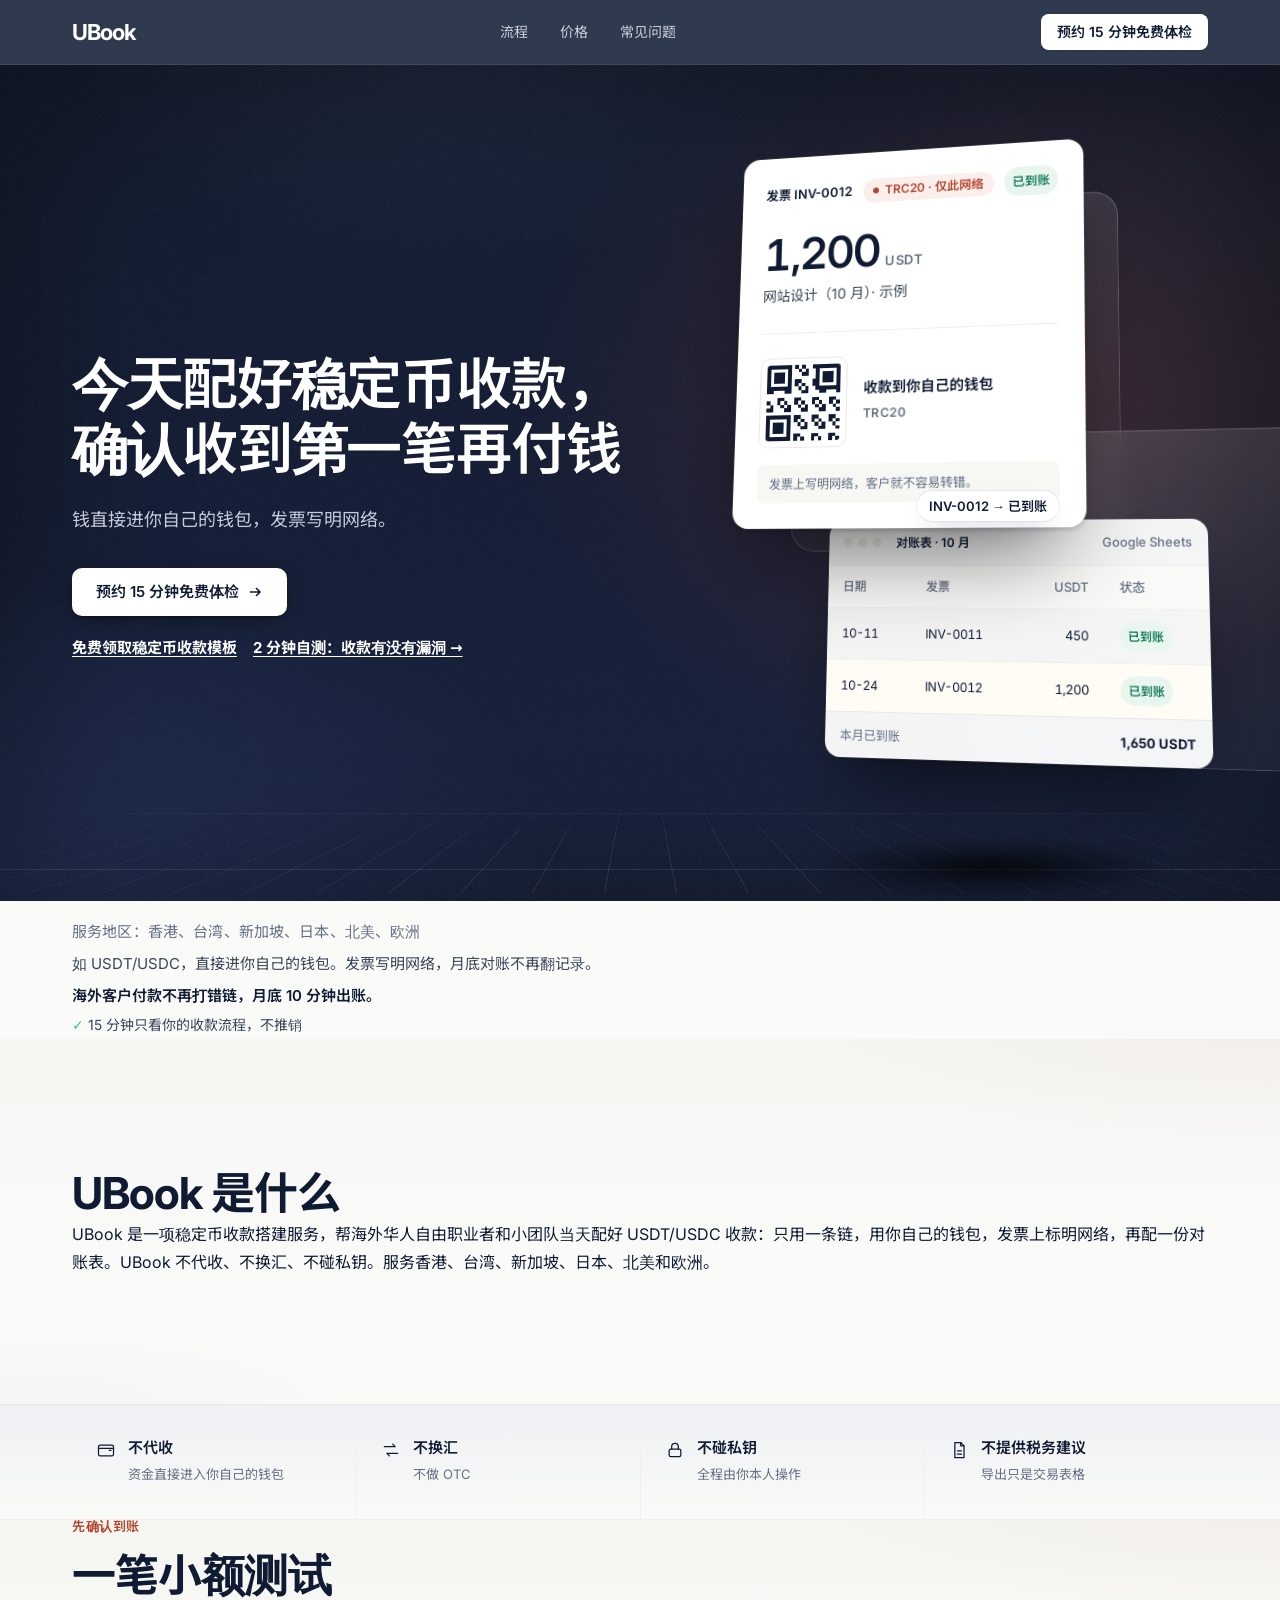
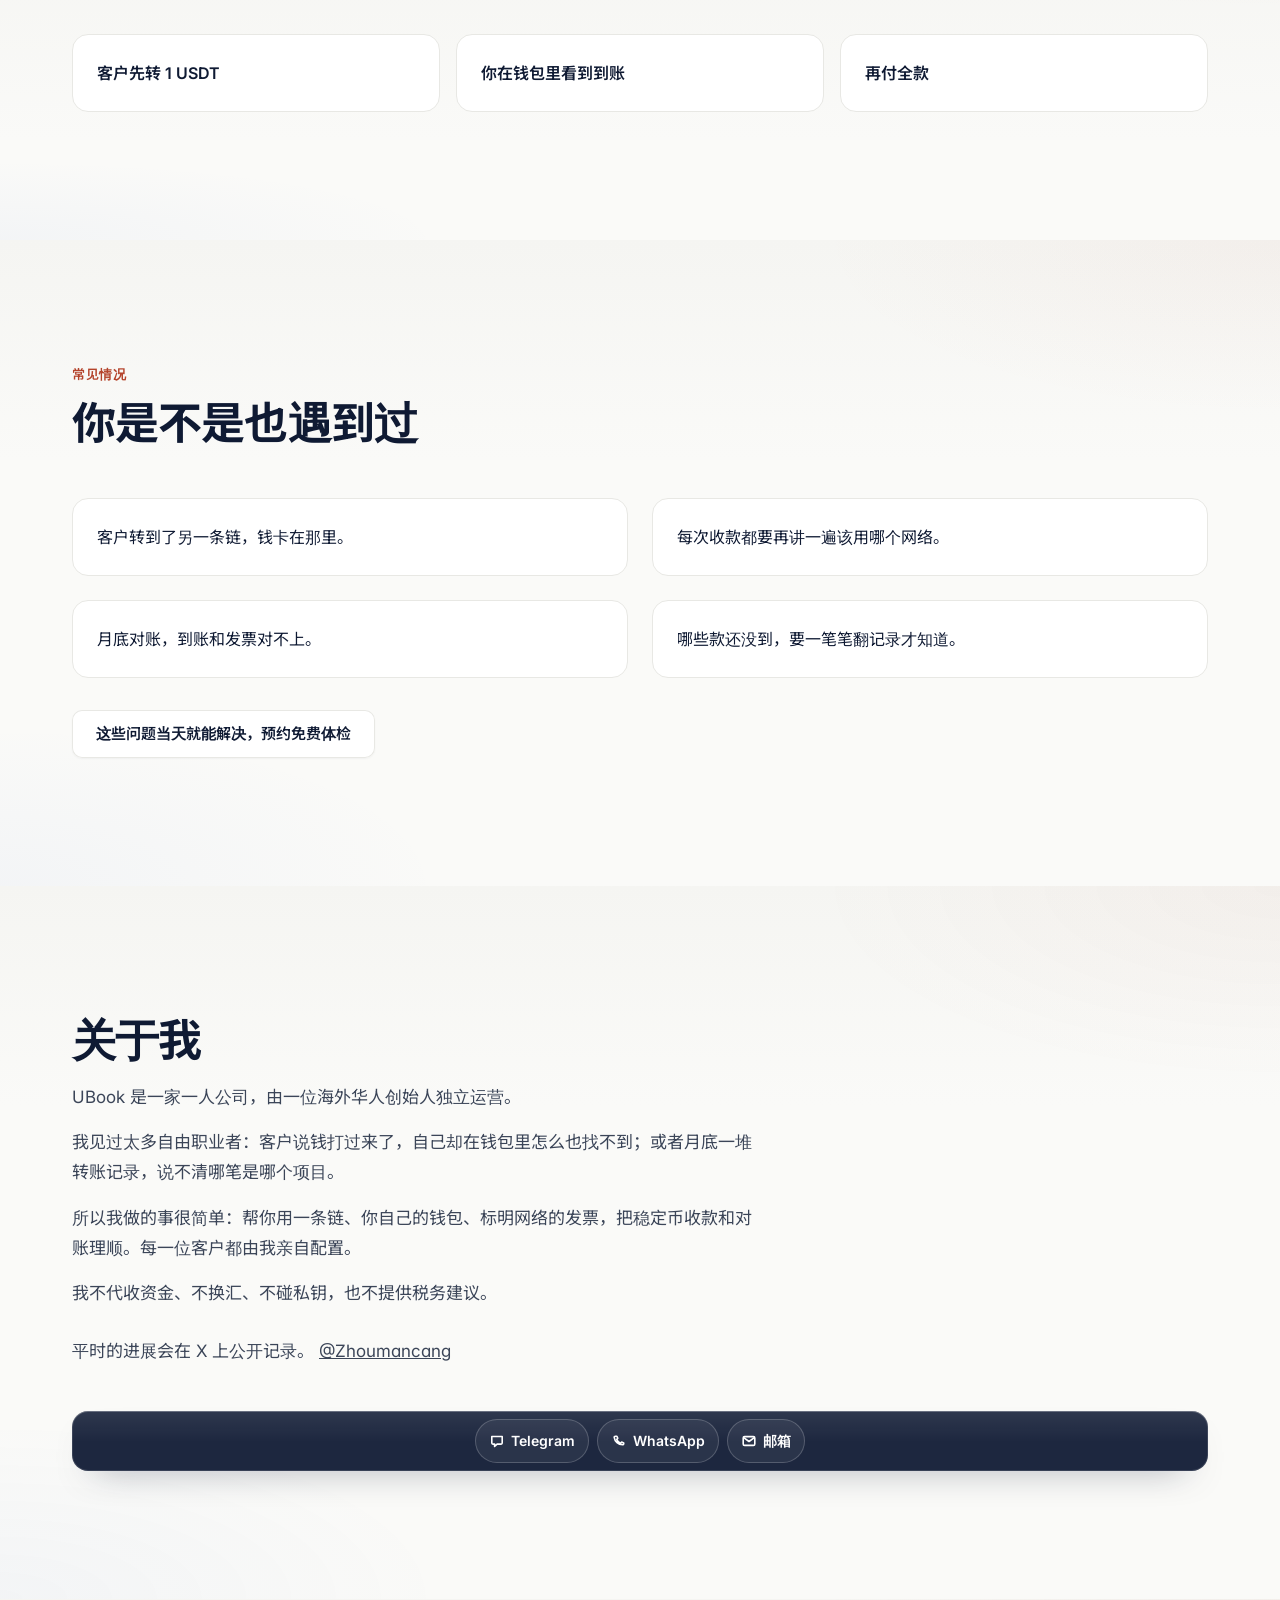
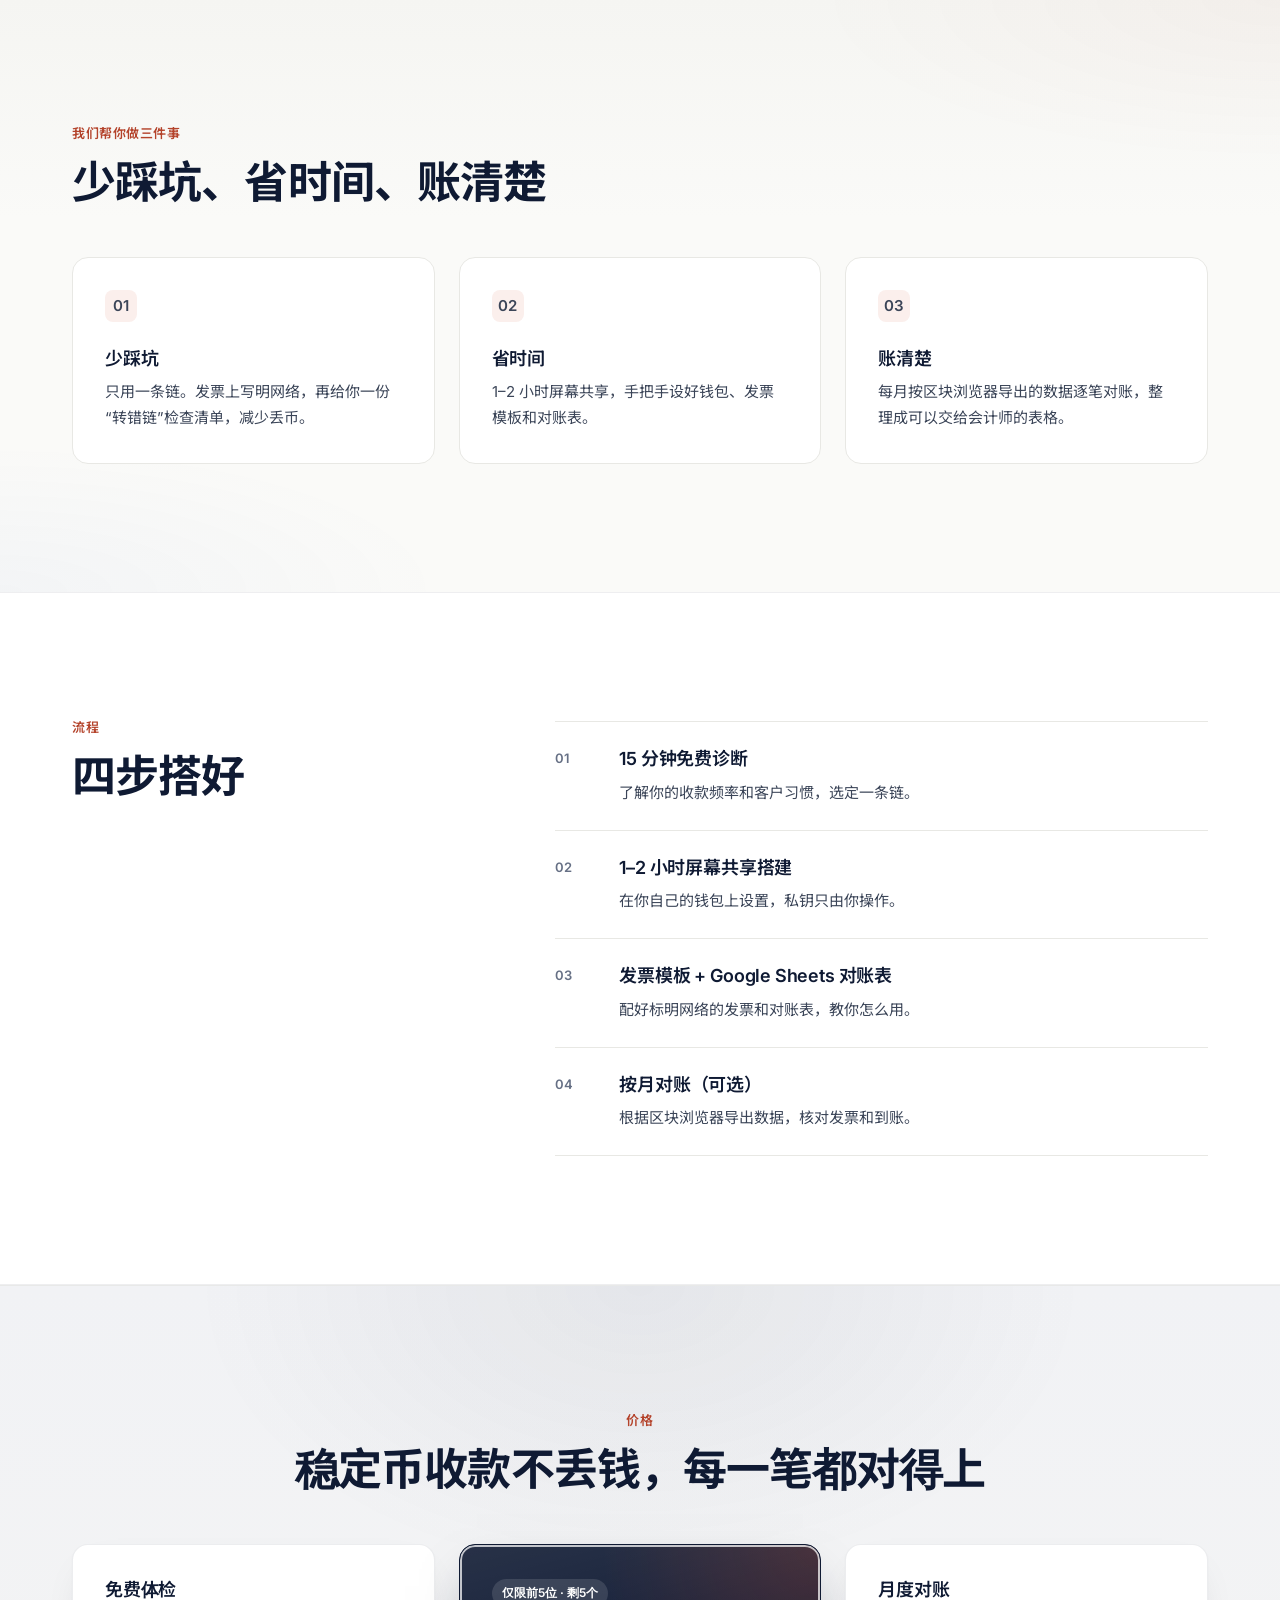
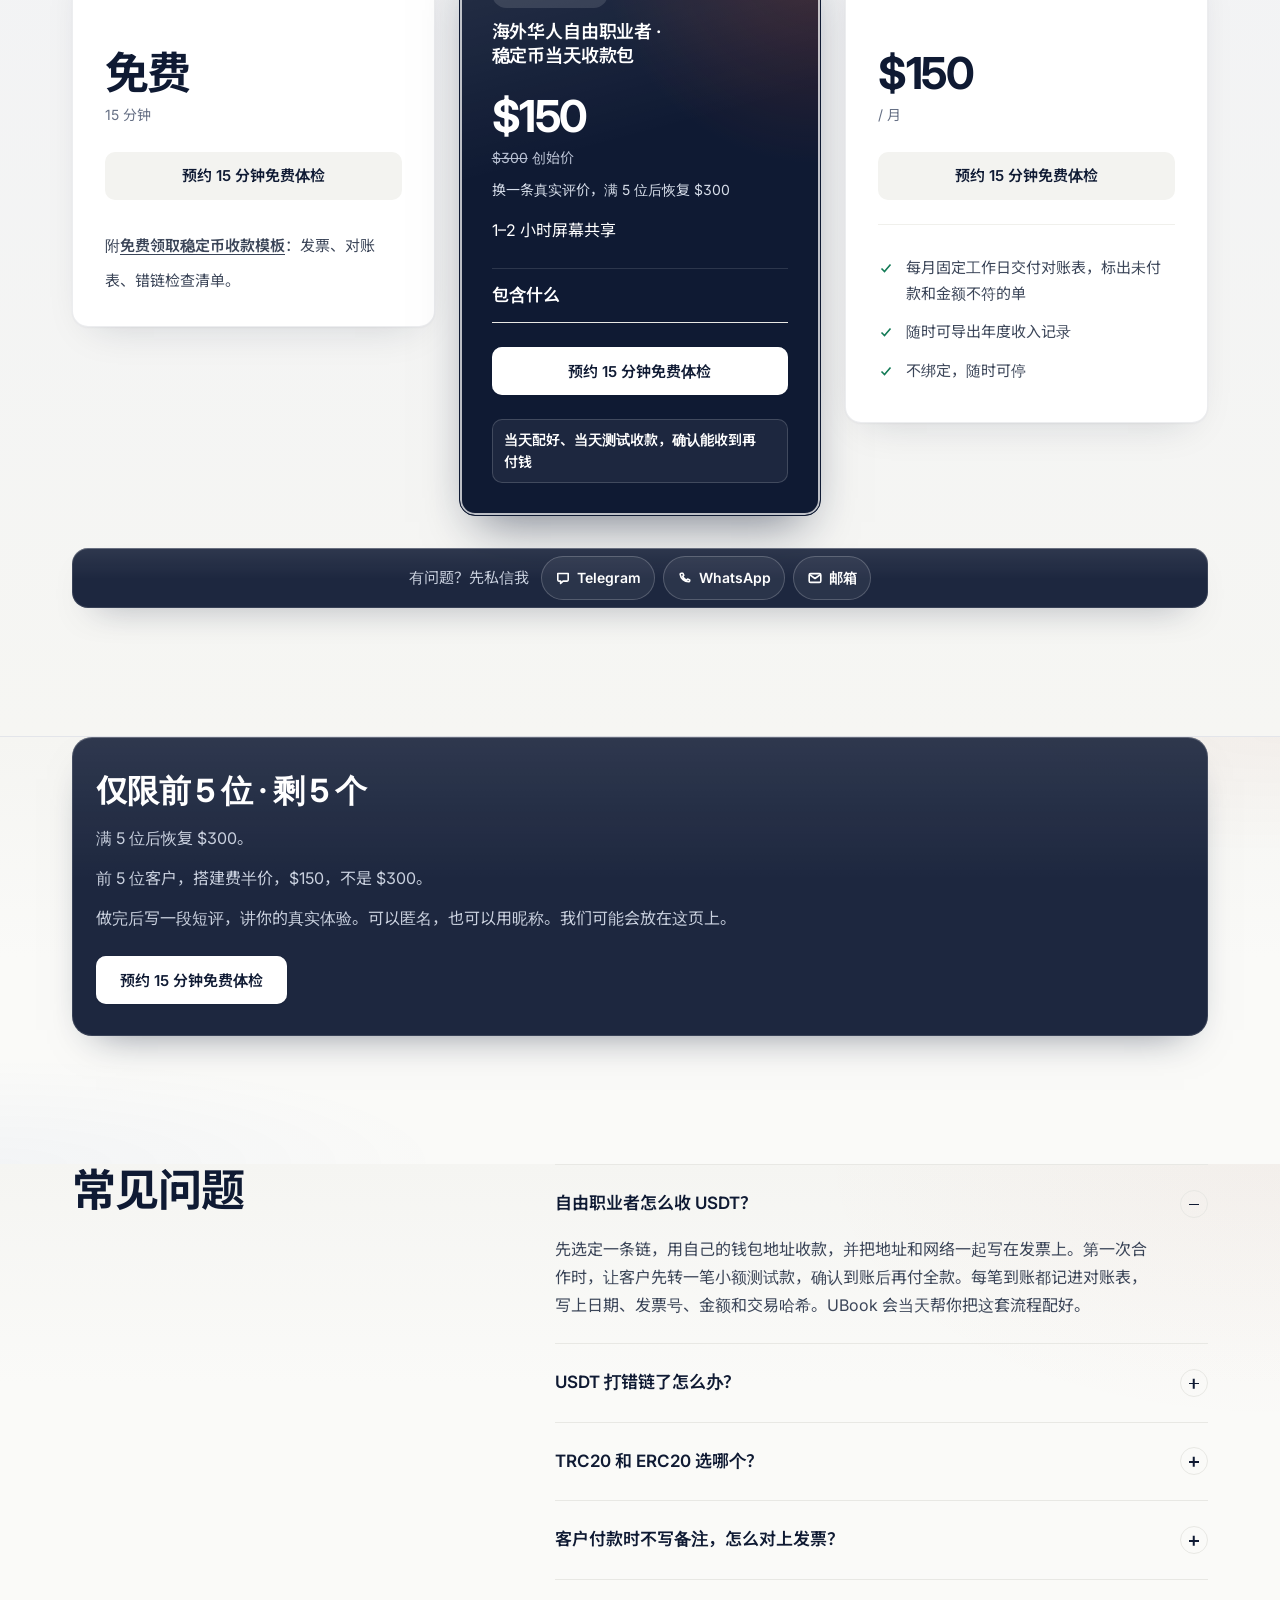
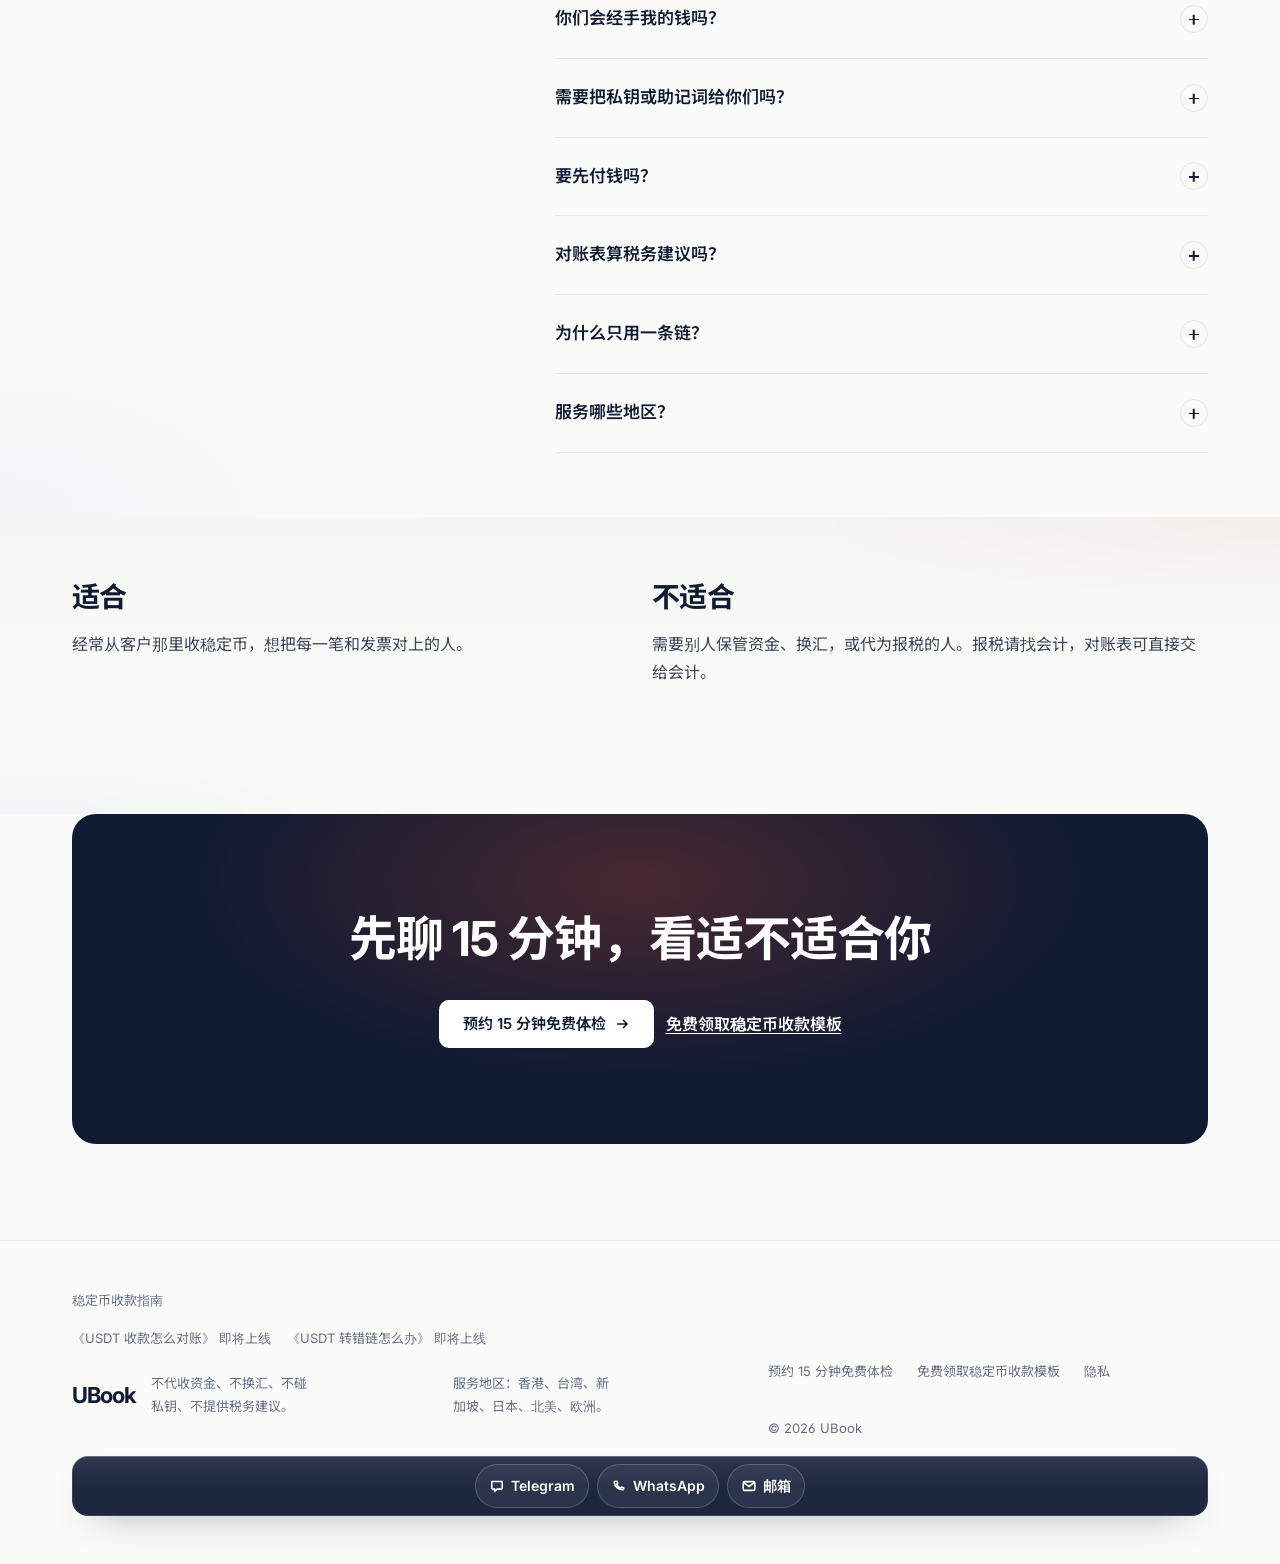
<file: index.html>
<!DOCTYPE html>
<html lang="zh-Hans">
<head>
  <meta charset="utf-8">
  <meta name="viewport" content="width=device-width, initial-scale=1">
  <title>稳定币（USDT/USDC）收款与对账，当天上线｜海外自由职业者｜UBook</title>
  <meta name="description" content="给海外华人自由职业者和小团队，当天配好 USDT/USDC 收款，钱直接进你自己的钱包。发票写明网络，月底对账不再翻记录。确认收到再付钱。">
  <link rel="canonical" href="https://ubookpay.com/">
  <meta name="theme-color" content="#FAFAF8">
  <meta name="color-scheme" content="light">
  <meta name="referrer" content="strict-origin-when-cross-origin">
  <!-- CTA 链接只在 assets/cta.js 修改：BOOK_DIAGNOSIS（预约 15 分钟免费体检）、FREE_TEMPLATE（免费领取稳定币收款模板）。统计令牌也只在那里：CF_BEACON_TOKEN。 -->
  <meta property="og:title" content="稳定币（USDT/USDC）收款与对账，当天上线｜海外自由职业者｜UBook">
  <meta property="og:description" content="给海外华人自由职业者和小团队，当天配好 USDT/USDC 收款，钱直接进你自己的钱包。发票写明网络，月底对账不再翻记录。确认收到再付钱。">
  <meta property="og:type" content="website">
  <meta property="og:locale" content="zh_Hans">
  <meta property="og:site_name" content="UBook">
  <meta property="og:image" content="https://ubookpay.com/assets/og.png">
  <meta property="og:image:type" content="image/png">
  <meta property="og:image:width" content="1200">
  <meta property="og:image:height" content="630">
  <meta property="og:image:alt" content="UBook：放心收稳定币，月底的账也一清二楚">
  <meta name="twitter:card" content="summary_large_image">
  <meta name="twitter:title" content="稳定币（USDT/USDC）收款与对账，当天上线｜海外自由职业者｜UBook">
  <meta name="twitter:description" content="给海外华人自由职业者和小团队，当天配好 USDT/USDC 收款，钱直接进你自己的钱包。发票写明网络，月底对账不再翻记录。确认收到再付钱。">
  <meta name="twitter:image" content="https://ubookpay.com/assets/og.png">
  <meta name="twitter:image:alt" content="UBook：放心收稳定币，月底的账也一清二楚">
  <link rel="icon" href="assets/favicon.svg" type="image/svg+xml">
  <link rel="icon" href="assets/favicon-32.png" type="image/png" sizes="32x32">
  <link rel="apple-touch-icon" href="assets/apple-touch-icon.png">
  <link rel="preload" href="assets/fonts/inter.woff2" as="font" type="font/woff2" crossorigin>
  <link rel="preload" href="assets/fonts/noto-sans-sc-400.woff2" as="font" type="font/woff2" crossorigin>
  <link rel="preload" href="assets/fonts/noto-sans-sc-700.woff2" as="font" type="font/woff2" crossorigin>
  <link rel="stylesheet" href="assets/styles.css">
  <script src="assets/cta.js" defer></script>
<script type="application/ld+json">
{
  "@context": "https://schema.org",
  "@graph": [
    {
      "@type": "Organization",
      "@id": "https://ubookpay.com/#organization",
      "name": "UBook",
      "url": "https://ubookpay.com/",
      "logo": "https://ubookpay.com/assets/og.png",
      "sameAs": [
        "https://x.com/Zhoumancang",
        "https://t.me/Fontinz"
      ]
    },
    {
      "@type": "Service",
      "serviceType": "稳定币收款搭建与对账",
      "provider": {
        "@id": "https://ubookpay.com/#organization"
      },
      "areaServed": [
        "HK",
        "TW",
        "SG",
        "JP",
        "北美",
        "欧洲"
      ],
      "offers": [
        {
          "@type": "Offer",
          "name": "免费 15 分钟收款体检加模板包",
          "price": "0",
          "priceCurrency": "USD"
        },
        {
          "@type": "Offer",
          "name": "海外华人自由职业者 · 稳定币当天收款包",
          "price": "300",
          "priceCurrency": "USD"
        },
        {
          "@type": "Offer",
          "name": "每月对账"
        }
      ]
    },
    {
      "@type": "FAQPage",
      "mainEntity": [
        {
          "@type": "Question",
          "name": "自由职业者怎么收 USDT？",
          "acceptedAnswer": {
            "@type": "Answer",
            "text": "先选定一条链，用自己的钱包地址收款，并把地址和网络一起写在发票上。第一次合作时，让客户先转一笔小额测试款，确认到账后再付全款。每笔到账都记进对账表，写上日期、发票号、金额和交易哈希。UBook 会当天帮你把这套流程配好。"
          }
        },
        {
          "@type": "Question",
          "name": "USDT 打错链了怎么办？",
          "acceptedAnswer": {
            "@type": "Answer",
            "text": "不一定会丢，关键看收款地址在那条链上是不是由你自己控制。如果你用的是自托管钱包，而对方把钱转到了另一条兼容的链（比如同一个 0x 地址的另一条 EVM 链），在钱包里切换到那条网络，通常就能看到并取回。如果转到的是交易所充值地址，而交易所不支持那条网络，只能联系交易所客服，不保证能找回。最有效的办法是提前预防：只用一条链，发票上写明网络，先转一笔小额测试。"
          }
        },
        {
          "@type": "Question",
          "name": "TRC20 和 ERC20 选哪个？",
          "acceptedAnswer": {
            "@type": "Answer",
            "text": "选你的客户最常用、手续费你们都能接受的那一条，并且只用它。一般来说，TRC20 的转账费用比 ERC20 低；ERC20 在以太坊上，gas 费会随网络拥堵程度变化。两条链的地址格式不同，发票上一定要写清楚是哪条。"
          }
        },
        {
          "@type": "Question",
          "name": "客户付款时不写备注，怎么对上发票？",
          "acceptedAnswer": {
            "@type": "Answer",
            "text": "普通的 USDT 链上转账本来就带不了备注，所以要靠金额、时间和付款地址来对应。常见做法是给每张发票设一个独一无二的金额，比如在金额末尾加几分钱的尾数当识别码；再记下客户常用的付款地址。对账表里留一列交易哈希，在区块浏览器上就能逐笔核对。"
          }
        },
        {
          "@type": "Question",
          "name": "你们会经手我的钱吗？",
          "acceptedAnswer": {
            "@type": "Answer",
            "text": "不会。客户的款项直接付到你自己的钱包，UBook 不代收、不托管、不换汇。"
          }
        },
        {
          "@type": "Question",
          "name": "需要把私钥或助记词给你们吗？",
          "acceptedAnswer": {
            "@type": "Answer",
            "text": "不需要，也请不要给任何人。配置时凡是涉及私钥的步骤，都由你本人操作。"
          }
        },
        {
          "@type": "Question",
          "name": "要先付钱吗？",
          "acceptedAnswer": {
            "@type": "Answer",
            "text": "不用。我们当天帮你配好，当天用一笔小额测试款确认能收到，之后你再付搭建费。"
          }
        },
        {
          "@type": "Question",
          "name": "对账表算税务建议吗？",
          "acceptedAnswer": {
            "@type": "Answer",
            "text": "不算。我们只是把链上交易整理成表格，怎么报税请问你的会计师。"
          }
        },
        {
          "@type": "Question",
          "name": "为什么只用一条链？",
          "acceptedAnswer": {
            "@type": "Answer",
            "text": "链越多，客户越容易转错。固定一条，发票上写清楚，出错的机会少很多。"
          }
        },
        {
          "@type": "Question",
          "name": "服务哪些地区？",
          "acceptedAnswer": {
            "@type": "Answer",
            "text": "服务地区：香港、台湾、新加坡、日本、北美、欧洲。"
          }
        }
      ]
    }
  ]
}
</script>
</head>
<body>
  <a class="skip" href="#main">跳到主要内容</a>
  <header>
    <div class="w">
      <a class="brand" href="#main">UBook</a>
      <nav class="nav" aria-label="页内">
        <a href="#how">流程</a>
        <a href="#price">价格</a>
        <a href="#faq">常见问题</a>
      </nav>
      <a class="btn p sm" data-cta="BOOK_DIAGNOSIS" data-track="book" href="#book"><span class="wide">预约 15 分钟免费体检</span><span class="short">免费体检</span></a>
    </div>
    <nav class="mnav" aria-label="页内章节">
      <a href="#how">流程</a>
      <a href="#price">价格</a>
      <a href="#faq">常见问题</a>
    </nav>
  </header>
  <main id="main" tabindex="-1">
    <section class="hero" aria-labelledby="hero-title">
      <div class="w g12">
        <div class="copy">
          <h1 id="hero-title"><span class="l1">今天配好稳定币收款，</span><span class="l2">确认收到第一笔再付钱</span></h1>
          <p class="lead">钱直接进你自己的钱包，发票写明网络。</p>
          <div class="cta" id="book">
            <a class="btn p" data-cta="BOOK_DIAGNOSIS" data-track="book" href="#book">预约 15 分钟免费体检<svg width="16" height="16" viewBox="0 0 16 16" fill="none" stroke="currentColor" stroke-width="1.6" aria-hidden="true"><path d="M3 8h10M9 4l4 4-4 4"/></svg></a>
            <div class="hero-links">
              <a class="textlink" data-cta="FREE_TEMPLATE" data-track="template" href="#book">免费领取稳定币收款模板</a>
              <a class="checkin" href="checkup.html">2 分钟自测：收款有没有漏洞 →</a>
            </div>
          </div>
        </div>
        <div class="vis" role="group" aria-label="发票与对账表示例">
          <div class="cast" aria-hidden="true"></div>
          <div class="card inv">
            <div class="ih"><b>发票 INV-0012</b><span class="pill">TRC20 · 仅此网络</span><span class="st wait" id="inv-status">待付款</span></div>
            <p class="amt">1,200<small>USDT</small></p>
            <p class="for">网站设计（10 月）· 示例</p>
            <div class="pay">
              <svg class="qr" viewBox="0 0 21 21" fill="currentColor" shape-rendering="crispEdges" aria-hidden="true"><rect x="0" y="7" width="1" height="1"/><rect x="0" y="10" width="1" height="1"/><rect x="0" y="12" width="1" height="1"/><rect x="1" y="7" width="1" height="1"/><rect x="1" y="11" width="1" height="1"/><rect x="1" y="12" width="1" height="1"/><rect x="3" y="9" width="1" height="1"/><rect x="3" y="10" width="1" height="1"/><rect x="4" y="9" width="1" height="1"/><rect x="4" y="11" width="1" height="1"/><rect x="5" y="7" width="1" height="1"/><rect x="5" y="10" width="1" height="1"/><rect x="5" y="12" width="1" height="1"/><rect x="6" y="7" width="1" height="1"/><rect x="6" y="11" width="1" height="1"/><rect x="6" y="12" width="1" height="1"/><rect x="8" y="0" width="1" height="1"/><rect x="8" y="4" width="1" height="1"/><rect x="8" y="5" width="1" height="1"/><rect x="8" y="9" width="1" height="1"/><rect x="8" y="10" width="1" height="1"/><rect x="8" y="14" width="1" height="1"/><rect x="8" y="15" width="1" height="1"/><rect x="8" y="19" width="1" height="1"/><rect x="8" y="20" width="1" height="1"/><rect x="9" y="1" width="1" height="1"/><rect x="9" y="4" width="1" height="1"/><rect x="9" y="6" width="1" height="1"/><rect x="9" y="9" width="1" height="1"/><rect x="9" y="11" width="1" height="1"/><rect x="9" y="14" width="1" height="1"/><rect x="9" y="16" width="1" height="1"/><rect x="9" y="19" width="1" height="1"/><rect x="10" y="0" width="1" height="1"/><rect x="10" y="2" width="1" height="1"/><rect x="10" y="5" width="1" height="1"/><rect x="10" y="7" width="1" height="1"/><rect x="10" y="10" width="1" height="1"/><rect x="10" y="12" width="1" height="1"/><rect x="10" y="15" width="1" height="1"/><rect x="10" y="17" width="1" height="1"/><rect x="10" y="20" width="1" height="1"/><rect x="11" y="1" width="1" height="1"/><rect x="11" y="2" width="1" height="1"/><rect x="11" y="6" width="1" height="1"/><rect x="11" y="7" width="1" height="1"/><rect x="11" y="11" width="1" height="1"/><rect x="11" y="12" width="1" height="1"/><rect x="11" y="16" width="1" height="1"/><rect x="11" y="17" width="1" height="1"/><rect x="13" y="0" width="1" height="1"/><rect x="13" y="4" width="1" height="1"/><rect x="13" y="5" width="1" height="1"/><rect x="13" y="9" width="1" height="1"/><rect x="13" y="10" width="1" height="1"/><rect x="13" y="14" width="1" height="1"/><rect x="13" y="15" width="1" height="1"/><rect x="13" y="19" width="1" height="1"/><rect x="13" y="20" width="1" height="1"/><rect x="14" y="9" width="1" height="1"/><rect x="14" y="11" width="1" height="1"/><rect x="14" y="14" width="1" height="1"/><rect x="14" y="16" width="1" height="1"/><rect x="14" y="19" width="1" height="1"/><rect x="15" y="7" width="1" height="1"/><rect x="15" y="10" width="1" height="1"/><rect x="15" y="12" width="1" height="1"/><rect x="15" y="15" width="1" height="1"/><rect x="15" y="17" width="1" height="1"/><rect x="15" y="20" width="1" height="1"/><rect x="16" y="7" width="1" height="1"/><rect x="16" y="11" width="1" height="1"/><rect x="16" y="12" width="1" height="1"/><rect x="16" y="16" width="1" height="1"/><rect x="16" y="17" width="1" height="1"/><rect x="18" y="9" width="1" height="1"/><rect x="18" y="10" width="1" height="1"/><rect x="18" y="14" width="1" height="1"/><rect x="18" y="15" width="1" height="1"/><rect x="18" y="19" width="1" height="1"/><rect x="18" y="20" width="1" height="1"/><rect x="19" y="9" width="1" height="1"/><rect x="19" y="11" width="1" height="1"/><rect x="19" y="14" width="1" height="1"/><rect x="19" y="16" width="1" height="1"/><rect x="19" y="19" width="1" height="1"/><rect x="20" y="7" width="1" height="1"/><rect x="20" y="10" width="1" height="1"/><rect x="20" y="12" width="1" height="1"/><rect x="20" y="15" width="1" height="1"/><rect x="20" y="17" width="1" height="1"/><rect x="20" y="20" width="1" height="1"/><path d="M0 0h7v7h-7z M1 1v5h5v-5z" fill-rule="evenodd"/><rect x="2" y="2" width="3" height="3"/><path d="M14 0h7v7h-7z M15 1v5h5v-5z" fill-rule="evenodd"/><rect x="16" y="2" width="3" height="3"/><path d="M0 14h7v7h-7z M1 15v5h5v-5z" fill-rule="evenodd"/><rect x="2" y="16" width="3" height="3"/></svg>
              <p class="wallet"><b>收款到你自己的钱包</b><small>TRC20</small></p>
            </div>
            <p class="note">发票上写明网络，客户就不容易转错。</p>
          </div>
          <p class="join">INV-0012 → <span id="join-status">待付款</span></p>
          <div class="card rec">
            <div class="rh"><span class="dots" aria-hidden="true"><i></i><i></i><i></i></span>对账表 · 10 月<span class="sheets" lang="en">Google Sheets</span></div>
            <table>
              <caption class="vh">10 月对账表示例</caption>
              <thead>
                <tr>
                  <th scope="col">日期</th>
                  <th scope="col">发票</th>
                  <th scope="col" class="r">USDT</th>
                  <th scope="col">状态</th>
                </tr>
              </thead>
              <tbody>
                <tr>
                  <td>10-11</td>
                  <td>INV-0011</td>
                  <td class="r">450</td>
                  <td><span class="st ok">已到账</span></td>
                </tr>
                <tr data-match="inv-0012">
                  <td>10-24</td>
                  <td>INV-0012</td>
                  <td class="r">1,200</td>
                  <td><span class="st wait" id="row-status">待付款</span></td>
                </tr>
              </tbody>
            </table>
            <p class="sum"><span>本月已到账</span><b>1,650 USDT</b></p>
          </div>
        </div>
      </div>
    </section>

    <div class="quiet">
      <div class="w">
        <p class="locbar">服务地区：香港、台湾、新加坡、日本、北美、欧洲</p>
        <p>如 USDT/USDC，直接进你自己的钱包。发票写明网络，月底对账不再翻记录。</p>
        <p class="dream">海外客户付款不再打错链，<span>月底 10 分钟出账。</span></p>
        <p class="reassure"><span class="okmark" aria-hidden="true">✓</span> 15 分钟只看你的收款流程，不推销</p>
      </div>
    </div>

    <section aria-labelledby="what-title">
      <div class="w">
        <h2 id="what-title">UBook 是什么</h2>
        <p>UBook 是一项稳定币收款搭建服务，帮海外华人自由职业者和小团队当天配好 USDT/USDC 收款：只用一条链，用你自己的钱包，发票上标明网络，再配一份对账表。UBook 不代收、不换汇、不碰私钥。服务香港、台湾、新加坡、日本、北美和欧洲。</p>
      </div>
    </section>

    <div class="trust">
      <div class="w">
        <div class="t"><svg width="20" height="20" viewBox="0 0 24 24" fill="none" stroke="currentColor" stroke-width="1.5" stroke-linecap="round" stroke-linejoin="round" aria-hidden="true"><rect x="3" y="6" width="18" height="13" rx="2"/><path d="M16 12.5h2M3 10h18"/></svg><div><b>不代收</b><span>资金直接进入你自己的钱包</span></div></div>
        <div class="t"><svg width="20" height="20" viewBox="0 0 24 24" fill="none" stroke="currentColor" stroke-width="1.5" stroke-linecap="round" stroke-linejoin="round" aria-hidden="true"><path d="M4 8h13l-3-3M20 16H7l3 3"/></svg><div><b>不换汇</b><span>不做 OTC</span></div></div>
        <div class="t"><svg width="20" height="20" viewBox="0 0 24 24" fill="none" stroke="currentColor" stroke-width="1.5" stroke-linecap="round" stroke-linejoin="round" aria-hidden="true"><rect x="5" y="11" width="14" height="9" rx="2"/><path d="M8 11V8a4 4 0 0 1 8 0v3"/></svg><div><b>不碰私钥</b><span>全程由你本人操作</span></div></div>
        <div class="t"><svg width="20" height="20" viewBox="0 0 24 24" fill="none" stroke="currentColor" stroke-width="1.5" stroke-linecap="round" stroke-linejoin="round" aria-hidden="true"><path d="M7 3h7l4 4v14H7z"/><path d="M14 3v4h4M10 13h5M10 17h5"/></svg><div><b>不提供税务建议</b><span>导出只是交易表格</span></div></div>
      </div>
    </div>

    <section class="tight" aria-labelledby="testpay-title">
      <div class="w">
        <p class="ey">先确认到账</p>
        <h2 id="testpay-title">一笔小额测试</h2>
        <ol class="flow">
          <li>客户先转 1 USDT</li>
          <li>你在钱包里看到到账</li>
          <li>再付全款</li>
        </ol>
      </div>
    </section>

    <section id="pains" aria-labelledby="pains-title">
      <div class="w">
        <div class="head">
          <p class="ey">常见情况</p>
          <h2 id="pains-title">你是不是也遇到过</h2>
        </div>
        <ul class="pains">
          <li>客户转到了另一条链，钱卡在那里。</li>
          <li>每次收款都要再讲一遍该用哪个网络。</li>
          <li>月底对账，到账和发票对不上。</li>
          <li>哪些款还没到，要一笔笔翻记录才知道。</li>
        </ul>
        <a class="btn s" data-cta="BOOK_DIAGNOSIS" data-track="pain-cta" href="#book">这些问题当天就能解决，预约免费体检</a>
      </div>
    </section>

    <section id="about" aria-labelledby="about-title">
      <div class="w">
        <h2 id="about-title">关于我</h2>
        <p class="about-copy">UBook 是一家一人公司，由一位海外华人创始人独立运营。</p>
        <p class="about-copy">我见过太多自由职业者：客户说钱打过来了，自己却在钱包里怎么也找不到；或者月底一堆转账记录，说不清哪笔是哪个项目。</p>
        <p class="about-copy">所以我做的事很简单：帮你用一条链、你自己的钱包、标明网络的发票，把稳定币收款和对账理顺。每一位客户都由我亲自配置。</p>
        <p class="about-copy">我不代收资金、不换汇、不碰私钥，也不提供税务建议。</p>
        <p class="about-copy">平时的进展会在 X 上公开记录。 <a data-track="contact" href="https://x.com/Zhoumancang" target="_blank" rel="noopener">@Zhoumancang</a></p>
        <nav class="reach" aria-label="联系方式">
          <a data-track="contact" href="https://t.me/Fontinz" target="_blank" rel="noopener" aria-label="Telegram 私信 @Fontinz，在新标签页打开"><svg width="16" height="16" viewBox="0 0 16 16" fill="none" stroke="currentColor" stroke-width="1.6" stroke-linecap="round" stroke-linejoin="round" aria-hidden="true"><path d="M2.8 3.5h10.4v6.6a1 1 0 0 1-1 1H8.1L5.6 13.4V11.1H3.8a1 1 0 0 1-1-1V3.5z"/></svg>Telegram</a>
          <a data-track="contact" href="https://wa.me/17788779257" target="_blank" rel="noopener" aria-label="WhatsApp 私信 +1 778-877-9257，在新标签页打开"><svg width="16" height="16" viewBox="0 0 16 16" fill="none" stroke="currentColor" stroke-width="1.6" stroke-linecap="round" stroke-linejoin="round" aria-hidden="true"><path d="M5.2 3.2h.7l.9 2.1-1.1 1.1a6.6 6.6 0 0 0 3.8 3.8l1.1-1.1 2.1.9v.7a1.1 1.1 0 0 1-1.1 1.1A8.6 8.6 0 0 1 3.2 4.3a1.1 1.1 0 0 1 1.1-1.1z"/></svg>WhatsApp</a>
          <a data-track="contact" href="mailto:leofrank1017@gmail.com" aria-label="给 leofrank1017@gmail.com 发邮件"><svg width="16" height="16" viewBox="0 0 16 16" fill="none" stroke="currentColor" stroke-width="1.6" stroke-linecap="round" stroke-linejoin="round" aria-hidden="true"><rect x="2.2" y="3.6" width="11.6" height="8.8" rx="1.4"/><path d="m3 4.8 5 3.7 5-3.7"/></svg>邮箱</a>
        </nav>
      </div>
    </section>

    <section aria-labelledby="services-title">
      <div class="w g12">
        <div class="head">
          <p class="ey">我们帮你做三件事</p>
          <h2 id="services-title">少踩坑、<br class="mb">省时间、账清楚</h2>
        </div>
        <div class="feat">
          <article class="f">
            <p class="n">01</p>
            <h3>少踩坑</h3>
            <p>只用一条链。发票上写明网络，再给你一份“转错链”检查清单，减少丢币。</p>
          </article>
          <article class="f">
            <p class="n">02</p>
            <h3>省时间</h3>
            <p>1–2 小时屏幕共享，手把手设好钱包、发票模板和对账表。</p>
          </article>
          <article class="f">
            <p class="n">03</p>
            <h3>账清楚</h3>
            <p>每月按区块浏览器导出的数据逐笔对账，整理成可以交给会计师的表格。</p>
          </article>
        </div>
      </div>
    </section>

    <section class="how" id="how" aria-labelledby="steps-title">
      <div class="w g12">
        <div class="bound">
          <p class="ey">流程</p>
          <h2 id="steps-title">四步搭好</h2>
        </div>
        <ol class="steps">
          <li><h3>15 分钟免费诊断</h3><p>了解你的收款频率和客户习惯，选定一条链。</p></li>
          <li><h3>1–2 小时屏幕共享搭建</h3><p>在你自己的钱包上设置，私钥只由你操作。</p></li>
          <li><h3>发票模板 + Google Sheets 对账表</h3><p>配好标明网络的发票和对账表，教你怎么用。</p></li>
          <li><h3>按月对账（可选）</h3><p>根据区块浏览器导出数据，核对发票和到账。</p></li>
        </ol>
      </div>
    </section>

    <section id="price" aria-labelledby="pricing-title">
      <div class="w g12">
        <div class="head center">
          <p class="ey">价格</p>
          <h2 id="pricing-title">稳定币收款<span class="keep">不丢钱</span>，每一笔都对得上</h2>
        </div>
        <!-- 60 秒演示：只改 DEMO_SRC。留空则播放器不出现。 -->
        <video class="demo" data-demo hidden controls playsinline preload="none" aria-label="60 秒演示：一笔测试转账，并记进对账表"></video>
        <script>
          (function () {
            var DEMO_SRC = "";
            if (!DEMO_SRC) return;
            var video = document.currentScript.previousElementSibling;
            if (!video || video.tagName !== "VIDEO") return;
            video.src = DEMO_SRC;
            video.hidden = false;
          })();
        </script>
        <div class="plans">
          <article class="plan">
            <h3>免费体检</h3>
            <p class="price">免费</p>
            <p class="unit">15 分钟</p>
            <a class="btn g full" data-cta="BOOK_DIAGNOSIS" data-track="book" href="#book">预约 15 分钟免费体检</a>
            <p class="pack">附<a class="textlink" data-cta="FREE_TEMPLATE" data-track="template" href="#book">免费领取稳定币收款模板</a>：发票、对账表、错链检查清单。</p>
          </article>
          <article class="plan featured">
            <span class="tag">仅限前 <span data-slots>5</span> 位 · 剩 <span data-slots>5</span> 个</span>
            <h3><span>海外华人自由职业者 ·</span><span>稳定币当天收款包</span></h3>
            <p class="price">$150</p>
            <p class="unit"><s>$300</s> 创始价</p>
            <p class="swap">换一条真实评价，满 5 位后恢复 $300</p>
            <p class="share">1–2 小时屏幕共享</p>
            <details class="incl">
              <summary>包含什么</summary>
              <ul class="stack">
                <li><span>一对一配置和当天测试收款</span><b>$300</b></li>
                <li><span>标明网络的发票模板</span><b>$50</b></li>
                <li><span>中英文付款说明</span><b>$50</b></li>
                <li><span>对账表和填写方法</span><b>$100</b></li>
                <li><span>收入记录导出模板</span><b>$150</b></li>
                <li><span>首月一次对账检查</span><b>$100</b></li>
                <li><span>付款前 30 秒核对清单</span><b>$30</b></li>
                <li class="sum"><span>参考总价值</span><b><s>$780</s></b></li>
              </ul>
              <p class="refnote">以上为单项参考价值，<span>不是过往成交价。</span></p>
            </details>
            <a class="btn p full" data-cta="BOOK_DIAGNOSIS" data-track="book" href="#book">预约 15 分钟免费体检</a>
            <p class="assure">当天配好、当天测试收款，确认能收到再付钱</p>
          </article>
          <article class="plan">
            <h3>月度对账</h3>
            <p class="price">$150</p>
            <p class="unit">/ 月</p>
            <a class="btn g full" data-cta="BOOK_DIAGNOSIS" data-track="book" href="#book">预约 15 分钟免费体检</a>
            <ul>
              <li><svg width="16" height="16" viewBox="0 0 16 16" fill="none" stroke="currentColor" stroke-width="1.6" aria-hidden="true"><path d="M3.5 8.5l3 3 6-7"/></svg>每月固定工作日交付对账表，标出未付款和金额不符的单</li>
              <li><svg width="16" height="16" viewBox="0 0 16 16" fill="none" stroke="currentColor" stroke-width="1.6" aria-hidden="true"><path d="M3.5 8.5l3 3 6-7"/></svg>随时可导出年度收入记录</li>
              <li><svg width="16" height="16" viewBox="0 0 16 16" fill="none" stroke="currentColor" stroke-width="1.6" aria-hidden="true"><path d="M3.5 8.5l3 3 6-7"/></svg>不绑定，随时可停</li>
            </ul>
          </article>
        </div>
        <div class="reach">
          <p class="reach-label">有问题？先私信我</p>
          <div class="reach-links">
            <a data-track="contact" href="https://t.me/Fontinz" target="_blank" rel="noopener" aria-label="Telegram 私信 @Fontinz，在新标签页打开"><svg width="16" height="16" viewBox="0 0 16 16" fill="none" stroke="currentColor" stroke-width="1.6" stroke-linecap="round" stroke-linejoin="round" aria-hidden="true"><path d="M2.8 3.5h10.4v6.6a1 1 0 0 1-1 1H8.1L5.6 13.4V11.1H3.8a1 1 0 0 1-1-1V3.5z"/></svg>Telegram</a>
            <a data-track="contact" href="https://wa.me/17788779257" target="_blank" rel="noopener" aria-label="WhatsApp 私信 +1 778-877-9257，在新标签页打开"><svg width="16" height="16" viewBox="0 0 16 16" fill="none" stroke="currentColor" stroke-width="1.6" stroke-linecap="round" stroke-linejoin="round" aria-hidden="true"><path d="M5.2 3.2h.7l.9 2.1-1.1 1.1a6.6 6.6 0 0 0 3.8 3.8l1.1-1.1 2.1.9v.7a1.1 1.1 0 0 1-1.1 1.1A8.6 8.6 0 0 1 3.2 4.3a1.1 1.1 0 0 1 1.1-1.1z"/></svg>WhatsApp</a>
            <a data-track="contact" href="mailto:leofrank1017@gmail.com" aria-label="给 leofrank1017@gmail.com 发邮件"><svg width="16" height="16" viewBox="0 0 16 16" fill="none" stroke="currentColor" stroke-width="1.6" stroke-linecap="round" stroke-linejoin="round" aria-hidden="true"><rect x="2.2" y="3.6" width="11.6" height="8.8" rx="1.4"/><path d="m3 4.8 5 3.7 5-3.7"/></svg>邮箱</a>
          </div>
        </div>
      </div>
    </section>

    <section class="tight" id="founding" aria-labelledby="founding-title">
      <div class="w">
        <div class="slot">
          <!-- 名额只改 slots-left -->
          <span id="slots-left" hidden>5</span>
          <h2 id="founding-title">仅限前 <span data-slots>5</span> 位 · 剩 <span data-slots>5</span> 个</h2>
          <p>满 <span data-slots>5</span> 位后恢复 $300。</p>
          <p>前 <span data-slots>5</span> 位客户，搭建费半价，$150，<span class="keep">不是 $300</span>。</p>
          <p>做完后写一段短评，讲你的真实体验。可以匿名，也可以用昵称。我们可能会放在这页上。</p>
          <a class="btn p" data-cta="BOOK_DIAGNOSIS" data-track="book" href="#book">预约 15 分钟免费体检</a>
        </div>
      </div>
    </section>

    <section class="tight" id="faq" aria-labelledby="faq-title">
      <div class="w g12">
        <div class="faqh">
          <h2 id="faq-title">常见问题</h2>
        </div>
        <div class="faq">
          <details open>
            <summary><h3>自由职业者怎么收 USDT？</h3><i class="mark" aria-hidden="true"></i></summary>
            <p>先选定一条链，用自己的钱包地址收款，并把地址和网络一起写在发票上。第一次合作时，让客户先转一笔小额测试款，确认到账后再付全款。每笔到账都记进对账表，写上日期、发票号、金额和交易哈希。UBook 会当天帮你把这套流程配好。</p>
          </details>
          <details>
            <summary><h3>USDT 打错链了怎么办？</h3><i class="mark" aria-hidden="true"></i></summary>
            <p>不一定会丢，关键看收款地址在那条链上是不是由你自己控制。如果你用的是自托管钱包，而对方把钱转到了另一条兼容的链（比如同一个 0x 地址的另一条 EVM 链），在钱包里切换到那条网络，通常就能看到并取回。如果转到的是交易所充值地址，而交易所不支持那条网络，只能联系交易所客服，不保证能找回。最有效的办法是提前预防：只用一条链，发票上写明网络，先转一笔小额测试。</p>
          </details>
          <details>
            <summary><h3>TRC20 和 ERC20 选哪个？</h3><i class="mark" aria-hidden="true"></i></summary>
            <p>选你的客户最常用、手续费你们都能接受的那一条，并且只用它。一般来说，TRC20 的转账费用比 ERC20 低；ERC20 在以太坊上，gas 费会随网络拥堵程度变化。两条链的地址格式不同，发票上一定要写清楚是哪条。</p>
          </details>
          <details>
            <summary><h3>客户付款时不写备注，怎么对上发票？</h3><i class="mark" aria-hidden="true"></i></summary>
            <p>普通的 USDT 链上转账本来就带不了备注，所以要靠金额、时间和付款地址来对应。常见做法是给每张发票设一个独一无二的金额，比如在金额末尾加几分钱的尾数当识别码；再记下客户常用的付款地址。对账表里留一列交易哈希，在区块浏览器上就能逐笔核对。</p>
          </details>
          <details>
            <summary><h3>你们会经手我的钱吗？</h3><i class="mark" aria-hidden="true"></i></summary>
            <p>不会。客户的款项直接付到你自己的钱包，UBook 不代收、不托管、不换汇。</p>
          </details>
          <details>
            <summary><h3>需要把私钥或助记词给你们吗？</h3><i class="mark" aria-hidden="true"></i></summary>
            <p>不需要，也请不要给任何人。配置时凡是涉及私钥的步骤，都由你本人操作。</p>
          </details>
          <details>
            <summary><h3>要先付钱吗？</h3><i class="mark" aria-hidden="true"></i></summary>
            <p>不用。我们当天帮你配好，当天用一笔小额测试款确认能收到，之后你再付搭建费。</p>
          </details>
          <details>
            <summary><h3>对账表算税务建议吗？</h3><i class="mark" aria-hidden="true"></i></summary>
            <p>不算。我们只是把链上交易整理成表格，怎么报税请问你的会计师。</p>
          </details>
          <details>
            <summary><h3>为什么只用一条链？</h3><i class="mark" aria-hidden="true"></i></summary>
            <p>链越多，客户越容易转错。固定一条，发票上写清楚，出错的机会少很多。</p>
          </details>
          <details>
            <summary><h3>服务哪些地区？</h3><i class="mark" aria-hidden="true"></i></summary>
            <p>服务地区：香港、台湾、新加坡、日本、北美、欧洲。</p>
          </details>
        </div>
      </div>
    </section>

    <section class="tight" aria-labelledby="fit-title">
      <div class="w fit">
        <div>
          <h2 id="fit-title">适合</h2>
          <p>经常从客户那里收稳定币，想把每一笔和发票对上的人。</p>
        </div>
        <div>
          <h2>不适合</h2>
          <p>需要别人保管资金、换汇，或代为报税的人。报税请找会计，对账表可直接交给会计。</p>
        </div>
      </div>
    </section>

    <div class="final">
      <div class="w">
        <div class="band">
          <h2>先聊 15 分钟，<br class="mb">看适不适合你</h2>
          <div class="cta">
            <a class="btn p" data-cta="BOOK_DIAGNOSIS" data-track="book" href="#book">预约 15 分钟免费体检<svg width="16" height="16" viewBox="0 0 16 16" fill="none" stroke="currentColor" stroke-width="1.6" aria-hidden="true"><path d="M3 8h10M9 4l4 4-4 4"/></svg></a>
            <a class="textlink" data-cta="FREE_TEMPLATE" data-track="template" href="#book">免费领取稳定币收款模板</a>
          </div>
        </div>
      </div>
    </div>
  </main>
  <footer>
    <div class="w guide">
      <p class="fine">稳定币收款指南</p>
      <ul class="guides">
        <li>《USDT 收款怎么对账》 <span>即将上线</span></li>
        <li>《USDT 转错链怎么办》 <span>即将上线</span></li>
      </ul>
    </div>
    <div class="w">
      <a class="brand" href="#main">UBook</a>
      <p class="fine">不代收资金、不换汇、不碰私钥、不提供税务建议。</p>
      <p class="fine">服务地区：香港、台湾、新加坡、日本、北美、欧洲。</p>
      <div class="fl">
        <a data-cta="BOOK_DIAGNOSIS" data-track="book" href="#book">预约 15 分钟免费体检</a>
        <a data-cta="FREE_TEMPLATE" data-track="template" href="#book">免费领取稳定币收款模板</a>
        <a href="privacy.html">隐私</a>
        <span>© 2026 UBook</span>
      </div>
    </div>
    <div class="w foot-contact">
      <nav class="reach" aria-label="联系方式">
        <a data-track="contact" href="https://t.me/Fontinz" target="_blank" rel="noopener" aria-label="Telegram 私信 @Fontinz，在新标签页打开"><svg width="16" height="16" viewBox="0 0 16 16" fill="none" stroke="currentColor" stroke-width="1.6" stroke-linecap="round" stroke-linejoin="round" aria-hidden="true"><path d="M2.8 3.5h10.4v6.6a1 1 0 0 1-1 1H8.1L5.6 13.4V11.1H3.8a1 1 0 0 1-1-1V3.5z"/></svg>Telegram</a>
        <a data-track="contact" href="https://wa.me/17788779257" target="_blank" rel="noopener" aria-label="WhatsApp 私信 +1 778-877-9257，在新标签页打开"><svg width="16" height="16" viewBox="0 0 16 16" fill="none" stroke="currentColor" stroke-width="1.6" stroke-linecap="round" stroke-linejoin="round" aria-hidden="true"><path d="M5.2 3.2h.7l.9 2.1-1.1 1.1a6.6 6.6 0 0 0 3.8 3.8l1.1-1.1 2.1.9v.7a1.1 1.1 0 0 1-1.1 1.1A8.6 8.6 0 0 1 3.2 4.3a1.1 1.1 0 0 1 1.1-1.1z"/></svg>WhatsApp</a>
        <a data-track="contact" href="mailto:leofrank1017@gmail.com" aria-label="给 leofrank1017@gmail.com 发邮件"><svg width="16" height="16" viewBox="0 0 16 16" fill="none" stroke="currentColor" stroke-width="1.6" stroke-linecap="round" stroke-linejoin="round" aria-hidden="true"><rect x="2.2" y="3.6" width="11.6" height="8.8" rx="1.4"/><path d="m3 4.8 5 3.7 5-3.7"/></svg>邮箱</a>
      </nav>
    </div>
  </footer>
  <a class="dock" data-cta="BOOK_DIAGNOSIS" data-track="book" href="#book" hidden>预约 15 分钟免费体检</a>
  <script>
    (function () {
      var src = document.getElementById("slots-left");
      if (src) {
        var n = src.textContent.trim();
        var nodes = document.querySelectorAll("[data-slots]");
        for (var i = 0; i < nodes.length; i++) nodes[i].textContent = n;
      }
      var dock = document.querySelector(".dock");
      var heroBtn = document.querySelector("#book .btn");
      if (!dock || !heroBtn || !("IntersectionObserver" in window)) return;
      var narrow = window.matchMedia("(max-width: 959px)");
      function sync(visible) {
        var show = narrow.matches && !visible;
        dock.hidden = !show;
        document.body.classList.toggle("has-dock", show);
      }
      new IntersectionObserver(function (entries) {
        sync(entries[0].isIntersecting);
      }).observe(heroBtn);
      if (narrow.addEventListener) {
        narrow.addEventListener("change", function () { sync(true); });
      }
    })();
    (function () {
      var reduce = window.matchMedia("(prefers-reduced-motion: reduce)").matches;
      var pill = document.getElementById("inv-status");
      var rowPill = document.getElementById("row-status");
      var row = document.querySelector("[data-match='inv-0012']");
      var join = document.getElementById("join-status");
      function paid() {
        if (pill) { pill.textContent = "已到账"; pill.className = "st ok"; }
        if (rowPill) { rowPill.textContent = "已到账"; rowPill.className = "st ok"; }
        if (row) row.classList.add("hl");
        if (join) join.textContent = "已到账";
      }
      if (reduce) paid();
      else window.setTimeout(paid, 400);
      var vis = document.querySelector(".vis");
      var fine = window.matchMedia("(hover: hover) and (pointer: fine)").matches;
      if (!vis || reduce || !fine) return;
      vis.addEventListener("pointermove", function (e) {
        var r = vis.getBoundingClientRect();
        var x = (e.clientX - r.left) / r.width - 0.5;
        var y = (e.clientY - r.top) / r.height - 0.5;
        vis.style.setProperty("--ty", (x * 3).toFixed(2) + "deg");
        vis.style.setProperty("--tx", (y * -2.5).toFixed(2) + "deg");
      });
      vis.addEventListener("pointerleave", function () {
        vis.style.removeProperty("--ty");
        vis.style.removeProperty("--tx");
      });
    })();
  </script>
</body>
</html>
</file>
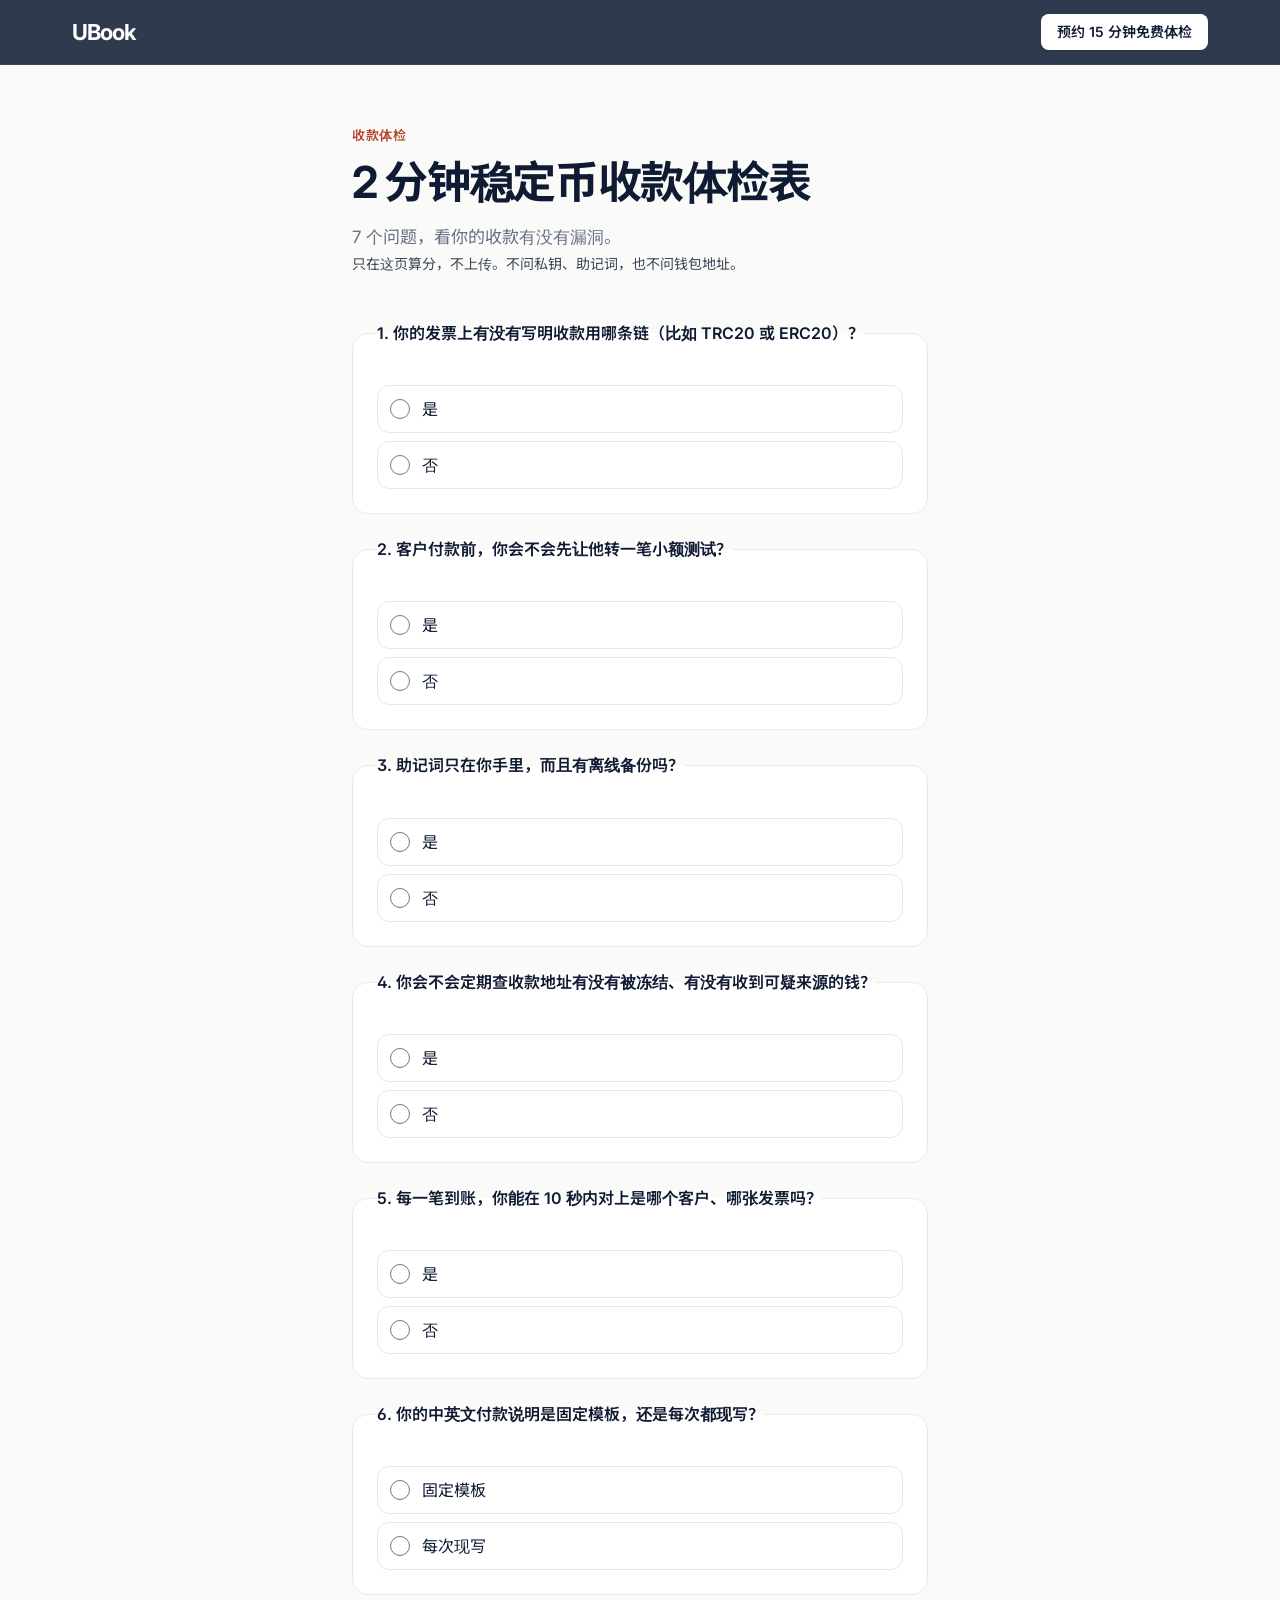
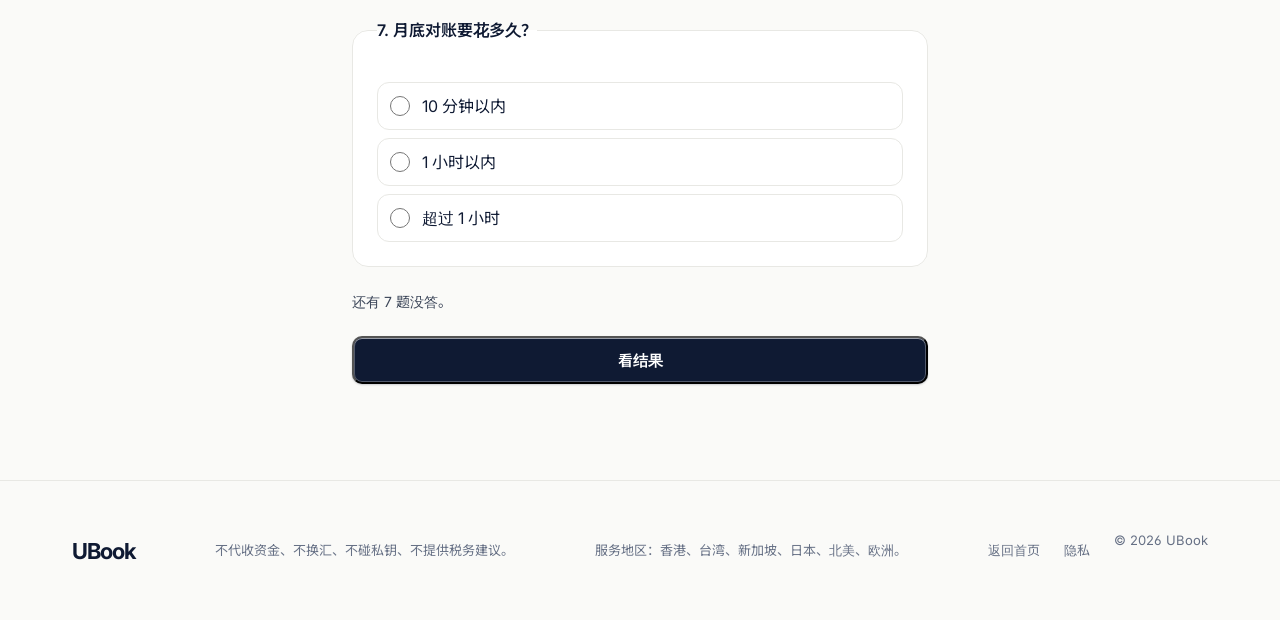
<file: checkup.html>
<!DOCTYPE html>
<html lang="zh-Hans">
<head>
  <meta charset="utf-8">
  <meta name="viewport" content="width=device-width, initial-scale=1">
  <title>2 分钟稳定币收款体检表｜UBook</title>
  <meta name="description" content="7 个问题，看你的收款有没有漏洞。只在这页算分，不收集私钥、助记词或钱包地址。">
  <link rel="canonical" href="https://ubookpay.com/checkup">
  <meta name="theme-color" content="#FAFAF8">
  <meta name="color-scheme" content="light">
  <meta name="referrer" content="strict-origin-when-cross-origin">
  <link rel="icon" href="assets/favicon.svg" type="image/svg+xml">
  <link rel="icon" href="assets/favicon-32.png" type="image/png" sizes="32x32">
  <link rel="apple-touch-icon" href="assets/apple-touch-icon.png">
  <link rel="stylesheet" href="assets/styles.css">
  <script src="assets/cta.js" defer></script>
</head>
<body>
  <a class="skip" href="#main">跳到主要内容</a>
  <header>
    <div class="w">
      <a class="brand" href="index.html">UBook</a>
      <a class="btn p sm" data-cta="BOOK_DIAGNOSIS" data-track="book" href="index.html#book"><span class="wide">预约 15 分钟免费体检</span><span class="short">免费体检</span></a>
    </div>
    <nav class="mnav" aria-label="页内章节">
      <a href="index.html#how">流程</a>
      <a href="index.html#price">价格</a>
      <a href="index.html#faq">常见问题</a>
    </nav>
  </header>
  <main class="quiz" id="main" tabindex="-1">
    <div class="w sheet">
      <p class="ey">收款体检</p>
      <h1>2 分钟稳定币收款体检表</h1>
      <p class="sub">7 个问题，看你的收款有没有漏洞。</p>
      <p class="hint">只在这页算分，不上传。不问私钥、助记词，也不问钱包地址。</p>
      <form id="check" novalidate>
        <fieldset>
          <legend>1. 你的发票上有没有写明收款用哪条链（比如 TRC20 或 ERC20）？</legend>
          <div class="opts">
            <label class="opt"><input type="radio" name="q1" value="yes" required> 是</label>
            <label class="opt"><input type="radio" name="q1" value="no"> 否</label>
          </div>
        </fieldset>
        <fieldset>
          <legend>2. 客户付款前，你会不会先让他转一笔小额测试？</legend>
          <div class="opts">
            <label class="opt"><input type="radio" name="q2" value="yes" required> 是</label>
            <label class="opt"><input type="radio" name="q2" value="no"> 否</label>
          </div>
        </fieldset>
        <fieldset>
          <legend>3. 助记词只在你手里，而且有离线备份吗？</legend>
          <div class="opts">
            <label class="opt"><input type="radio" name="q3" value="yes" required> 是</label>
            <label class="opt"><input type="radio" name="q3" value="no"> 否</label>
          </div>
        </fieldset>
        <fieldset>
          <legend>4. 你会不会定期查收款地址有没有被冻结、有没有收到可疑来源的钱？</legend>
          <div class="opts">
            <label class="opt"><input type="radio" name="q4" value="yes" required> 是</label>
            <label class="opt"><input type="radio" name="q4" value="no"> 否</label>
          </div>
        </fieldset>
        <fieldset>
          <legend>5. 每一笔到账，你能在 10 秒内对上是哪个客户、哪张发票吗？</legend>
          <div class="opts">
            <label class="opt"><input type="radio" name="q5" value="yes" required> 是</label>
            <label class="opt"><input type="radio" name="q5" value="no"> 否</label>
          </div>
        </fieldset>
        <fieldset>
          <legend>6. 你的中英文付款说明是固定模板，还是每次都现写？</legend>
          <div class="opts">
            <label class="opt"><input type="radio" name="q6" value="template" required> 固定模板</label>
            <label class="opt"><input type="radio" name="q6" value="fresh"> 每次现写</label>
          </div>
        </fieldset>
        <fieldset>
          <legend>7. 月底对账要花多久？</legend>
          <div class="opts">
            <label class="opt"><input type="radio" name="q7" value="10" required> 10 分钟以内</label>
            <label class="opt"><input type="radio" name="q7" value="60"> 1 小时以内</label>
            <label class="opt"><input type="radio" name="q7" value="more"> 超过 1 小时</label>
          </div>
        </fieldset>
        <p class="hint" id="left" aria-live="polite">还有 7 题没答。</p>
        <button class="btn p go" id="show" type="button">看结果</button>
      </form>
      <section class="result" id="result" hidden aria-live="polite" tabindex="-1">
        <h2 id="band"></h2>
        <p id="lead"></p>
        <div class="acts" id="acts"></div>
        <h3 id="miss-title">没过的题</h3>
        <ul class="misses" id="misses"></ul>
      </section>
    </div>
  </main>
  <footer>
    <div class="w">
      <a class="brand" href="index.html">UBook</a>
      <p class="fine">不代收资金、不换汇、不碰私钥、不提供税务建议。</p>
      <p class="fine">服务地区：香港、台湾、新加坡、日本、北美、欧洲。</p>
      <div class="fl">
        <a href="index.html">返回首页</a>
        <a href="privacy.html">隐私</a>
        <span>© 2026 UBook</span>
      </div>
    </div>
  </footer>
  <script>
    (function () {
      var form = document.getElementById("check");
      var show = document.getElementById("show");
      var left = document.getElementById("left");
      var result = document.getElementById("result");
      var names = ["q1", "q2", "q3", "q4", "q5", "q6", "q7"];
      var gaps = {
        q1: ["发票没写明链", "客户按错网络转账，钱进了另一条链，你在常用钱包里看不到。", "在金额下面加一行：网络：TRC20（仅此网络）。"],
        q2: ["付款前不测小额", "第一笔就转全款，转错了要等出问题才知道。", "先让客户转 1 USDT，你看到到账，再让他付剩下的。"],
        q3: ["助记词不在自己手里", "别人可能能动这笔钱，或者设备丢了没有离线备份就找不回。", "把助记词抄在纸上，放在只有你能拿到的地方。不要发给别人，也不要存在手机备忘录里。"],
        q4: ["不查收款地址", "地址被冻，或收到来源说不清的钱，往往要过一阵才发现。", "每个月看一次钱包：地址是否还能收款，有没有对不上的入账。"],
        q5: ["到账对不上发票", "不知道是哪个客户、哪张发票，月底只能一笔笔翻。", "每张发票用一个不会重复的金额，到账后马上写下客户名和发票号。"],
        q6: ["付款说明每次现写", "措辞每次不一样，客户更容易看错链。", "写好一份中英文付款说明，以后都发这一份，不要每次重写。"],
        q7: ["对账超过 10 分钟", "没有固定对法，月底会越对越久。", "每笔到账当天记进表里，月底只核对，不用从头翻。"]
      };

      function picked() {
        var n = 0;
        for (var i = 0; i < names.length; i++) {
          if (form.querySelector("input[name='" + names[i] + "']:checked")) n++;
        }
        return n;
      }

      var sets = form.querySelectorAll("fieldset");
      var msgs = [];
      for (var m = 0; m < sets.length; m++) {
        var note = document.createElement("p");
        note.className = "needmsg";
        note.setAttribute("aria-live", "polite");
        sets[m].appendChild(note);
        msgs.push(note);
      }

      function clearNeed() {
        for (var i = 0; i < sets.length; i++) {
          sets[i].classList.remove("need");
          msgs[i].textContent = "";
        }
      }

      function refresh() {
        var n = picked();
        var rest = names.length - n;
        left.textContent = rest === 0 ? "7 题都答了，可以看结果。" : "还有 " + rest + " 题没答。";
      }

      function scoreOf(name, value) {
        if (name === "q6") return value === "template";
        if (name === "q7") return value === "10";
        return value === "yes";
      }

      function link(cta, label, primary) {
        var a = document.createElement("a");
        a.className = primary ? "btn p" : "btn s";
        a.setAttribute("data-cta", cta);
        a.setAttribute("data-track", cta === "FREE_TEMPLATE" ? "template" : "book");
        a.href = cta === "FREE_TEMPLATE" ? "https://tally.so/r/1WWQzO" : "https://calendly.com/leofrank1017/ubook-15";
        a.target = "_blank";
        a.rel = "noopener";
        a.textContent = label;
        return a;
      }

      function bookNote() {
        var p = document.createElement("p");
        p.className = "fineprint";
        p.textContent = "只看你的收款流程，不推销。";
        return p;
      }

      form.addEventListener("change", function () {
        clearNeed();
        refresh();
      });
      form.addEventListener("submit", function (e) { e.preventDefault(); });

      show.addEventListener("click", function () {
        for (var n = 0; n < names.length; n++) {
          if (!form.querySelector("input[name='" + names[n] + "']:checked")) {
            clearNeed();
            sets[n].classList.add("need");
            msgs[n].textContent = "第 " + (n + 1) + " 题还没答";
            result.hidden = true;
            sets[n].scrollIntoView({ block: "center", behavior: "instant" });
            return;
          }
        }
        clearNeed();
        var score = 0;
        var missed = [];
        for (var i = 0; i < names.length; i++) {
          var name = names[i];
          var input = form.querySelector("input[name='" + name + "']:checked");
          if (scoreOf(name, input.value)) score++;
          else missed.push(gaps[name]);
        }
        var band = document.getElementById("band");
        var lead = document.getElementById("lead");
        var acts = document.getElementById("acts");
        var list = document.getElementById("misses");
        var missTitle = document.getElementById("miss-title");
        acts.replaceChildren();
        list.replaceChildren();
        if (score >= 6) {
          band.textContent = "很稳";
          lead.textContent = "7 个里过了 " + score + " 个。收款该有的步骤大体齐了，模板可以先拿去用。";
          acts.appendChild(link("FREE_TEMPLATE", "免费领取稳定币收款模板", true));
          acts.appendChild(bookNote());
          acts.appendChild(link("BOOK_DIAGNOSIS", "预约 15 分钟免费体检", false));
        } else if (score >= 3) {
          band.textContent = "有漏洞";
          lead.textContent = "7 个里过了 " + score + " 个。有几处还容易出错。约 15 分钟免费体检，当天就能补上。";
          acts.appendChild(link("BOOK_DIAGNOSIS", "预约 15 分钟免费体检", true));
          acts.appendChild(bookNote());
          acts.appendChild(link("FREE_TEMPLATE", "免费领取稳定币收款模板", false));
        } else {
          band.textContent = "风险高";
          lead.textContent = "7 个里过了 " + score + " 个。建议今天就配好，确认能收到再付钱。";
          acts.appendChild(link("BOOK_DIAGNOSIS", "预约 15 分钟免费体检", true));
          acts.appendChild(bookNote());
          acts.appendChild(link("FREE_TEMPLATE", "免费领取稳定币收款模板", false));
        }
        missTitle.hidden = !missed.length;
        if (!missed.length) {
          var none = document.createElement("li");
          none.textContent = "这 7 项都过了。";
          list.appendChild(none);
        } else {
          for (var j = 0; j < missed.length; j++) {
            var li = document.createElement("li");
            var b = document.createElement("b");
            var span = document.createElement("span");
            var fix = document.createElement("span");
            b.textContent = missed[j][0];
            span.textContent = missed[j][1];
            fix.className = "fix";
            var mark = document.createElement("b");
            mark.textContent = "改法：";
            fix.appendChild(mark);
            fix.appendChild(document.createTextNode(missed[j][2]));
            li.appendChild(b);
            li.appendChild(span);
            li.appendChild(fix);
            list.appendChild(li);
          }
        }
        result.hidden = false;
        if (window.UBOOK_CTA) {
          var nodes = acts.querySelectorAll("[data-cta]");
          for (var k = 0; k < nodes.length; k++) {
            var key = nodes[k].getAttribute("data-cta");
            if (window.UBOOK_CTA[key]) nodes[k].href = window.UBOOK_CTA[key];
          }
        }
        result.focus();
      });

      refresh();
    })();
  </script>
</body>
</html>
</file>
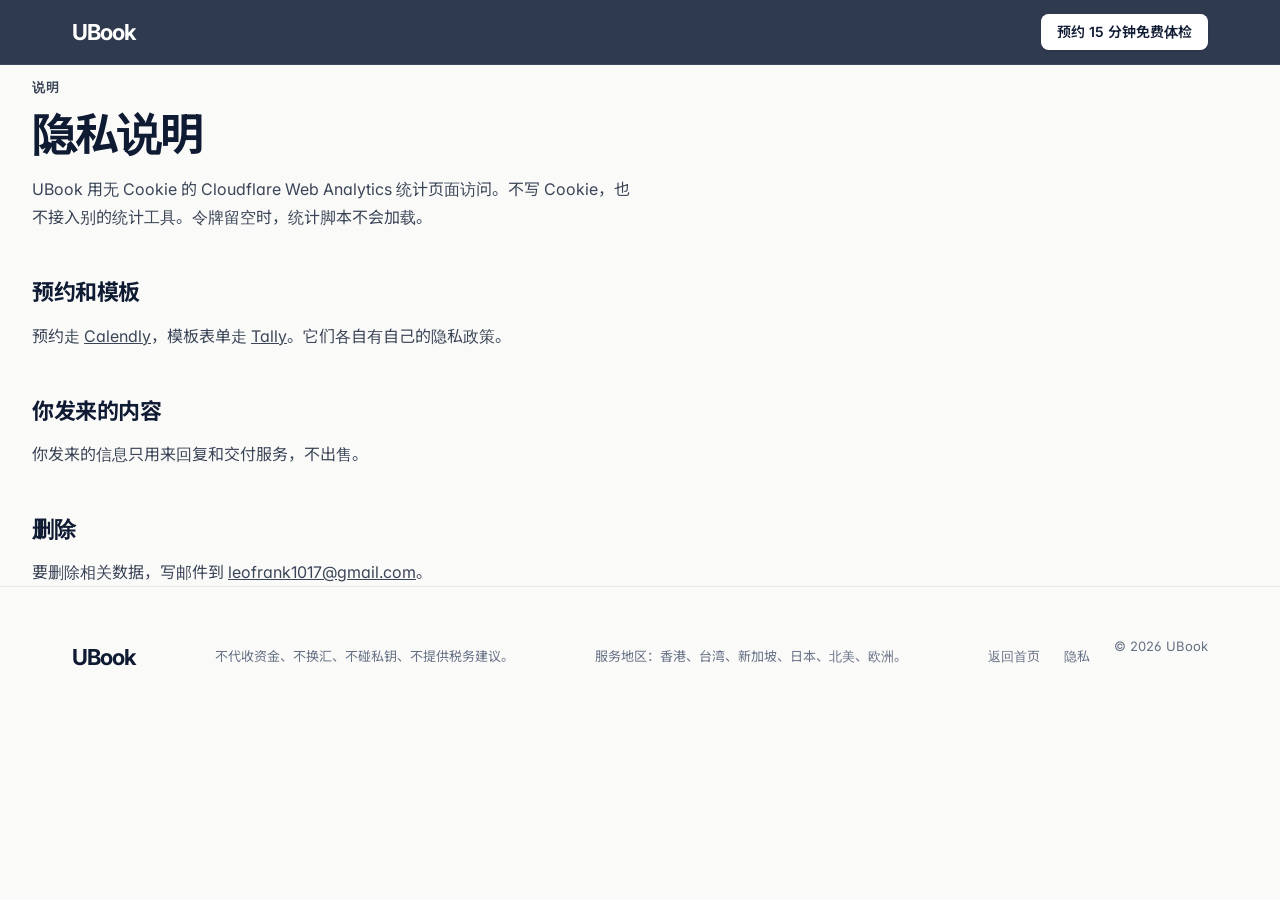
<file: privacy.html>
<!DOCTYPE html>
<html lang="zh-Hans">
<head>
  <meta charset="utf-8">
  <meta name="viewport" content="width=device-width, initial-scale=1">
  <title>UBook｜隐私说明</title>
  <meta name="description" content="UBook 如何处理访问和你发来的信息。">
  <meta name="theme-color" content="#FAFAF8">
  <meta name="color-scheme" content="light">
  <meta name="referrer" content="strict-origin-when-cross-origin">
  <link rel="icon" href="assets/favicon.svg" type="image/svg+xml">
  <link rel="icon" href="assets/favicon-32.png" type="image/png" sizes="32x32">
  <link rel="stylesheet" href="assets/styles.css">
  <script src="assets/cta.js" defer></script>
</head>
<body>
  <a class="skip" href="#main">跳到主要内容</a>
  <header>
    <div class="w">
      <a class="brand" href="index.html">UBook</a>
      <a class="btn p sm" data-cta="BOOK_DIAGNOSIS" data-track="book" href="index.html#book">预约 15 分钟免费体检</a>
    </div>
  </header>
  <main class="legal" id="main" tabindex="-1">
    <div class="w">
      <p class="ey">说明</p>
      <h1>隐私说明</h1>
      <p>UBook 用无 Cookie 的 Cloudflare Web Analytics 统计页面访问。不写 Cookie，也不接入别的统计工具。令牌留空时，统计脚本不会加载。</p>
      <h2>预约和模板</h2>
      <p>预约走 <a href="https://calendly.com/privacy">Calendly</a>，模板表单走 <a href="https://tally.so/help/privacy-policy">Tally</a>。它们各自有自己的隐私政策。</p>
      <h2>你发来的内容</h2>
      <p>你发来的信息只用来回复和交付服务，不出售。</p>
      <h2>删除</h2>
      <p>要删除相关数据，写邮件到 <a href="mailto:leofrank1017@gmail.com">leofrank1017@gmail.com</a>。</p>
    </div>
  </main>
  <footer>
    <div class="w">
      <a class="brand" href="index.html">UBook</a>
      <p class="fine">不代收资金、不换汇、不碰私钥、不提供税务建议。</p>
      <p class="fine">服务地区：香港、台湾、新加坡、日本、北美、欧洲。</p>
      <div class="fl">
        <a href="index.html">返回首页</a>
        <a href="privacy.html">隐私</a>
        <span>© 2026 UBook</span>
      </div>
    </div>
  </footer>
</body>
</html>
</file>
<file: assets/styles.css>
/* UBook direction D. Inter + Noto Sans SC subsets: assets/fonts/OFL*.txt */

@font-face {
  font-family: Inter;
  font-style: normal;
  font-weight: 400 700;
  font-display: swap;
  src: url("fonts/inter.woff2") format("woff2");
}

@font-face {
  font-family: "Noto Sans SC";
  font-style: normal;
  font-weight: 400;
  font-display: swap;
  src: url("fonts/noto-sans-sc-400.woff2") format("woff2");
}

@font-face {
  font-family: "Noto Sans SC";
  font-style: normal;
  font-weight: 500;
  font-display: swap;
  src: url("fonts/noto-sans-sc-500.woff2") format("woff2");
}

@font-face {
  font-family: "Noto Sans SC";
  font-style: normal;
  font-weight: 600;
  font-display: swap;
  src: url("fonts/noto-sans-sc-600.woff2") format("woff2");
}

@font-face {
  font-family: "Noto Sans SC";
  font-style: normal;
  font-weight: 700;
  font-display: swap;
  src: url("fonts/noto-sans-sc-700.woff2") format("woff2");
}

:root {
  --ink: #0f1a33;
  --ink2: #3b4558;
  --mut: #667085;
  --bg: #fafaf8;
  --line: #e8e8e4;
  --line2: #f0f0ec;
  --acc: #b4432b;
  --ok: #127a55;
  --s1: 8px;
  --s2: 16px;
  --s3: 24px;
  --s4: 32px;
  --s6: 48px;
  --s8: 64px;
  --s12: 96px;
  --s16: 128px;
}

*,
*::before,
*::after {
  box-sizing: border-box;
}

html {
  color-scheme: light;
  background: var(--bg);
  -webkit-font-smoothing: antialiased;
  text-rendering: optimizeLegibility;
  text-size-adjust: 100%;
  -webkit-text-size-adjust: 100%;
  scroll-behavior: smooth;
}

body {
  margin: 0;
  background: var(--bg);
  color: var(--ink);
  font: 16px/1.75 Inter, "Noto Sans SC", system-ui, sans-serif;
  font-feature-settings: "cv11", "ss01";
}

h1,
h2,
h3,
p {
  margin: 0;
}

p,
li,
dd,
summary,
.fine,
.unit,
.for,
.note,
.sub,
.lead {
  text-wrap: pretty;
}

h1,
h2 {
  text-wrap: balance;
  font-weight: 700;
  color: var(--ink);
}

h3 {
  text-wrap: balance;
  font-size: 18px;
  line-height: 1.4;
  font-weight: 600;
  letter-spacing: -0.01em;
  margin-bottom: var(--s1);
}

a {
  color: inherit;
}

.vh {
  position: absolute;
  width: 1px;
  height: 1px;
  padding: 0;
  margin: -1px;
  overflow: hidden;
  clip: rect(0, 0, 0, 0);
  clip-path: inset(50%);
  white-space: nowrap;
  border: 0;
}

.skip {
  position: absolute;
  left: 12px;
  top: 12px;
  z-index: 20;
  transform: translateY(-160%);
  background: var(--ink);
  color: #fff;
  padding: 10px 14px;
  border-radius: 8px;
  font-weight: 600;
  text-decoration: none;
}

.skip:focus {
  transform: translateY(0);
}

:focus-visible {
  outline: 2px solid var(--bg);
  outline-offset: 2px;
  box-shadow: 0 0 0 5px var(--ink);
}

.w {
  max-width: 1200px;
  margin: 0 auto;
  padding: 0 var(--s3);
}

.g12 {
  display: grid;
  grid-template-columns: repeat(4, 1fr);
  column-gap: var(--s2);
}

.ey {
  font: 600 13px/1 Inter, "Noto Sans SC", sans-serif;
  letter-spacing: 0.04em;
  color: var(--acc);
  margin-bottom: var(--s2);
}

h2 {
  font-size: 32px;
  line-height: 1.25;
  letter-spacing: -0.02em;
}

.sub {
  color: var(--mut);
  margin-top: var(--s2);
  font-size: 17px;
}

header {
  position: sticky;
  top: 0;
  z-index: 5;
  background: rgba(250, 250, 248, 0.82);
  backdrop-filter: saturate(1.4) blur(12px);
  border-bottom: 1px solid var(--line2);
}

header .w {
  display: flex;
  align-items: center;
  justify-content: space-between;
  gap: 16px;
  height: 64px;
}

.brand {
  display: inline-flex;
  align-items: center;
  color: var(--ink);
  text-decoration: none;
  font-family: Inter, "Noto Sans SC", sans-serif;
  font-weight: 700;
  font-size: 22px;
  letter-spacing: -0.05em;
  line-height: 1;
}

.nav {
  display: none;
  gap: var(--s4);
  font-size: 14px;
  color: var(--ink2);
}

.nav a {
  text-decoration: none;
}

.mnav {
  display: none;
}

.btn {
  display: inline-flex;
  align-items: center;
  gap: var(--s1);
  height: 48px;
  padding: 0 var(--s3);
  border-radius: 10px;
  font: 600 15px/1 Inter, "Noto Sans SC", sans-serif;
  text-decoration: none;
  white-space: nowrap;
  transition: background 0.15s, box-shadow 0.15s;
}

.p {
  background: var(--ink);
  color: #fff;
  box-shadow:
    0 1px 0 rgba(255, 255, 255, 0.12) inset,
    0 1px 2px rgba(15, 26, 51, 0.2),
    0 4px 12px -2px rgba(15, 26, 51, 0.25);
}

.p:hover {
  background: #1c2a4d;
}

.s {
  background: #fff;
  color: var(--ink);
  box-shadow:
    0 0 0 1px var(--line) inset,
    0 1px 2px rgba(15, 26, 51, 0.04);
}

.s:hover {
  box-shadow: 0 0 0 1px #cfcfc9 inset;
}

.g {
  background: #f3f3f0;
  color: var(--ink);
}

.sm {
  height: 36px;
  padding: 0 var(--s2);
  font-size: 14px;
  border-radius: 8px;
}

.full {
  width: 100%;
  justify-content: center;
}

.cta {
  display: flex;
  flex-wrap: wrap;
  gap: 12px;
  margin-top: var(--s4);
}

.hero {
  position: relative;
  overflow: hidden;
  padding: var(--s8) 0 var(--s12);
}

.hero::before {
  content: "";
  position: absolute;
  inset: -20% -10% auto auto;
  width: 900px;
  height: 700px;
  background:
    radial-gradient(closest-side, rgba(180, 67, 43, 0.1), transparent 70%),
    radial-gradient(closest-side at 30% 60%, rgba(60, 90, 170, 0.1), transparent 70%);
  pointer-events: none;
}

.hero .copy {
  grid-column: 1 / -1;
  position: relative;
}

.loc {
  display: inline-flex;
  flex-wrap: wrap;
  max-width: 100%;
  gap: var(--s1);
  align-items: center;
  font-size: 13px;
  color: var(--ink2);
  background: #fff;
  border: 1px solid var(--line);
  border-radius: 999px;
  padding: 6px 12px 6px 8px;
  margin-bottom: var(--s3);
}

.loc i {
  width: 6px;
  height: 6px;
  border-radius: 50%;
  background: var(--ok);
  box-shadow: 0 0 0 3px rgba(18, 122, 85, 0.15);
}

h1 {
  font-size: 40px;
  line-height: 1.15;
  letter-spacing: -0.03em;
}

.lead {
  font-size: 18px;
  line-height: 1.7;
  color: var(--ink2);
  margin-top: var(--s3);
  max-width: 30em;
}

.vis {
  grid-column: 1 / -1;
  position: relative;
  margin-top: var(--s8);
  display: grid;
  gap: 0;
}

.card {
  background: #fff;
  border-radius: 16px;
  box-shadow:
    0 0 0 1px rgba(15, 26, 51, 0.06),
    0 2px 4px rgba(15, 26, 51, 0.04),
    0 24px 48px -16px rgba(15, 26, 51, 0.18);
}

.inv {
  position: relative;
  width: 92%;
  padding: var(--s3);
}

.ih {
  display: flex;
  justify-content: space-between;
  align-items: center;
  gap: 8px;
  font-size: 13px;
  color: var(--mut);
}

.ih b {
  color: var(--ink);
  font-weight: 600;
}

.pill {
  display: inline-flex;
  align-items: center;
  gap: 6px;
  font: 600 12px/1 Inter, "Noto Sans SC", sans-serif;
  color: var(--acc);
  background: #fbefec;
  border-radius: 999px;
  padding: 6px 10px;
  white-space: nowrap;
}

.pill::before {
  content: "";
  width: 6px;
  height: 6px;
  border-radius: 50%;
  background: currentColor;
}

.amt {
  font: 600 40px/1 Inter, "Noto Sans SC", sans-serif;
  letter-spacing: -0.03em;
  margin: var(--s3) 0 var(--s1);
  font-feature-settings: "tnum";
}

.amt small {
  font-size: 16px;
  color: var(--mut);
  font-weight: 500;
  letter-spacing: 0;
  margin-left: 6px;
}

.for {
  font-size: 14px;
  color: var(--ink2);
}

.pay {
  display: flex;
  gap: var(--s2);
  align-items: center;
  margin-top: var(--s3);
  padding-top: var(--s3);
  border-top: 1px solid var(--line2);
}

.qr {
  flex: none;
  width: 88px;
  height: 88px;
  padding: 6px;
  border: 1px solid var(--line);
  border-radius: 10px;
  color: var(--ink);
  background: #fff;
}

.wallet {
  margin: 0;
  display: flex;
  flex-direction: column;
  justify-content: center;
  gap: 4px;
  min-width: 0;
}

.wallet b {
  color: var(--ink);
  font-size: 14px;
  font-weight: 600;
  line-height: 1.4;
}

.wallet small {
  color: var(--mut);
  font-size: 12px;
  font-weight: 600;
  letter-spacing: 0.04em;
}

.note {
  margin-top: var(--s2);
  font-size: 12px;
  color: var(--mut);
  background: #f7f7f4;
  border-radius: 8px;
  padding: var(--s1) 12px;
}

.rec {
  position: relative;
  justify-self: end;
  width: 92%;
  margin-top: calc(-1 * var(--s4));
  overflow: hidden;
}

.rh {
  display: flex;
  align-items: center;
  gap: var(--s1);
  padding: 12px var(--s2);
  border-bottom: 1px solid var(--line2);
  font-size: 13px;
  font-weight: 600;
}

.rh .dots {
  display: flex;
  gap: 6px;
  margin-right: var(--s1);
}

.rh .dots i {
  width: 10px;
  height: 10px;
  border-radius: 50%;
  background: #e6e6e2;
}

.rh .sheets {
  margin-left: auto;
  font-weight: 500;
  color: var(--mut);
}

table {
  width: 100%;
  border-collapse: collapse;
  font-size: 13px;
  font-feature-settings: "tnum";
}

th {
  text-align: left;
  font-weight: 500;
  color: var(--mut);
  background: #fafaf8;
  padding: 10px var(--s2);
  border-bottom: 1px solid var(--line2);
}

td {
  white-space: nowrap;
  padding: 12px var(--s2);
  border-bottom: 1px solid var(--line2);
}

tr:last-child td {
  border: 0;
}

.r,
th.r {
  text-align: right;
}

tr.hl td {
  background: #fffbf5;
}

.st {
  display: inline-flex;
  align-items: center;
  gap: 6px;
  font-weight: 600;
  font-size: 12px;
  padding: 3px 8px;
  border-radius: 6px;
}

.ok {
  color: var(--ok);
  background: #e9f6f0;
}

.wait {
  color: var(--mut);
  background: #f2f2ef;
}

.sum {
  display: flex;
  justify-content: space-between;
  gap: 12px;
  padding: 12px var(--s2);
  font-size: 13px;
  border-top: 1px solid var(--line);
  color: var(--mut);
}

.sum b {
  color: var(--ink);
}

.trust {
  border-block: 1px solid var(--line);
  background: #fff;
}

.trust .w {
  display: grid;
  grid-template-columns: 1fr 1fr;
}

.t {
  display: flex;
  gap: 12px;
  align-items: flex-start;
  padding: var(--s3) var(--s2);
}

.t svg {
  flex: none;
  color: var(--ink);
  margin-top: 3px;
}

.t b {
  display: block;
  font-weight: 600;
  font-size: 15px;
  line-height: 1.5;
}

.t span {
  font-size: 13px;
  color: var(--mut);
  line-height: 1.5;
}

section {
  padding: var(--s12) 0;
}

.tight {
  padding-top: 0;
}

.how {
  background: #fff;
  border-block: 1px solid var(--line);
}

.head {
  grid-column: 1 / -1;
  margin-bottom: var(--s6);
}

.head.center {
  text-align: center;
}

.feat {
  grid-column: 1 / -1;
  display: grid;
  gap: var(--s2);
}

.feat .f {
  background: #fff;
  border: 1px solid var(--line);
  border-radius: 16px;
  padding: var(--s4);
}

.feat .n {
  font: 600 13px/1 Inter, "Noto Sans SC", sans-serif;
  color: var(--acc);
  margin-bottom: var(--s3);
  display: inline-flex;
  width: 32px;
  height: 32px;
  align-items: center;
  justify-content: center;
  border-radius: 8px;
  background: #fbefec;
}

.feat .f p {
  color: var(--ink2);
  font-size: 15px;
}

.bound {
  grid-column: 1 / -1;
}

.bl {
  list-style: none;
  padding: 0;
  margin: 0;
  grid-column: 1 / -1;
  border-top: 1px solid var(--line);
}

.bl li {
  display: flex;
  gap: var(--s2);
  padding: var(--s3) 0;
  border-bottom: 1px solid var(--line);
  font-size: 17px;
}

.bl svg {
  flex: none;
  margin-top: 5px;
  color: var(--acc);
}

.steps {
  grid-column: 1 / -1;
  list-style: none;
  padding: 0;
  margin: 0;
  display: grid;
  gap: var(--s2);
  counter-reset: step;
}

.steps li {
  counter-increment: step;
  padding-top: var(--s3);
  border-top: 2px solid var(--line);
}

.steps li:first-child {
  border-color: var(--ink);
}

.steps li::before {
  content: counter(step, decimal-leading-zero);
  display: block;
  font: 600 13px/1 Inter, "Noto Sans SC", sans-serif;
  color: var(--mut);
  margin-bottom: var(--s2);
}

.steps p {
  color: var(--ink2);
  font-size: 15px;
}

.plans {
  grid-column: 1 / -1;
  display: grid;
  gap: var(--s2);
  align-items: start;
}

.plan {
  position: relative;
  background: #fff;
  border: 1px solid var(--line);
  border-radius: 16px;
  padding: var(--s4);
}

.plan .price {
  font: 700 44px/1 Inter, "Noto Sans SC", sans-serif;
  letter-spacing: -0.035em;
  margin-top: var(--s3);
}

.unit {
  font-size: 14px;
  color: var(--mut);
  margin: var(--s1) 0 var(--s3);
}

.plan ul {
  list-style: none;
  padding: var(--s3) 0 0;
  margin: var(--s3) 0 0;
  border-top: 1px solid var(--line2);
}

.plan li {
  display: flex;
  gap: 12px;
  align-items: flex-start;
  padding: 6px 0;
  font-size: 15px;
  color: var(--ink2);
}

.plan li svg {
  flex: none;
  margin-top: 5px;
  color: var(--ok);
}

.plan.featured {
  background: var(--ink);
  color: #fff;
  border-color: var(--ink);
  box-shadow: 0 24px 48px -16px rgba(15, 26, 51, 0.45);
}

.plan.featured .unit,
.plan.featured li {
  color: #b9c1d3;
}

.plan.featured .price + .unit {
  margin-bottom: 0;
}

.swap {
  margin: 8px 0 16px;
  color: #d7deea;
  font-size: 14px;
  font-weight: 400;
  line-height: 1.5;
}

.plan.featured li svg {
  color: #7fd3b0;
}

.plan.featured ul {
  border-color: rgba(255, 255, 255, 0.12);
}

.plan.featured .p {
  background: #fff;
  color: var(--ink);
}

.plan.featured .p:hover,
.band .p:hover {
  background: #f3f3f0;
  color: var(--ink);
}

.tag {
  position: absolute;
  top: var(--s4);
  right: var(--s4);
  font: 600 12px/1 Inter, "Noto Sans SC", sans-serif;
  padding: 6px 10px;
  border-radius: 999px;
  background: rgba(255, 255, 255, 0.12);
  color: #fff;
}

.faqh {
  grid-column: 1 / -1;
}

.faq {
  grid-column: 1 / -1;
  border-top: 1px solid var(--line);
}

details {
  border-bottom: 1px solid var(--line);
}

summary {
  list-style: none;
  cursor: pointer;
  display: flex;
  justify-content: space-between;
  align-items: center;
  gap: var(--s2);
  padding: var(--s3) 0;
  font-weight: 600;
  font-size: 17px;
}

summary::-webkit-details-marker {
  display: none;
}

summary .mark {
  flex: none;
  position: relative;
  width: 28px;
  height: 28px;
  border-radius: 50%;
  border: 1px solid var(--line);
}

summary .mark::before,
summary .mark::after {
  content: "";
  position: absolute;
  left: 8px;
  top: 13px;
  width: 10px;
  height: 1.5px;
  background: var(--ink);
}

summary .mark::after {
  transform: rotate(90deg);
  transition: transform 0.2s;
}

details[open] summary .mark::after {
  transform: rotate(0);
}

details p {
  padding: 0 var(--s6) var(--s3) 0;
  margin-top: calc(-1 * var(--s1));
  color: var(--ink2);
}

.final {
  padding: 0 0 var(--s12);
}

.band {
  position: relative;
  overflow: hidden;
  background: var(--ink);
  color: #fff;
  border-radius: 24px;
  padding: var(--s8) var(--s3);
  text-align: center;
}

.band::before {
  content: "";
  position: absolute;
  inset: -40% 10% auto;
  height: 400px;
  background: radial-gradient(closest-side, rgba(180, 67, 43, 0.35), transparent);
  pointer-events: none;
}

.band h2 {
  color: #fff;
  position: relative;
}

.band .cta {
  justify-content: center;
  position: relative;
}

.band .p {
  background: #fff;
  color: var(--ink);
}

.band .s {
  background: transparent;
  color: #fff;
  box-shadow: 0 0 0 1px rgba(255, 255, 255, 0.25) inset;
}

.band .s:hover {
  background: rgba(255, 255, 255, 0.08);
  box-shadow: 0 0 0 1px rgba(255, 255, 255, 0.45) inset;
}

.band :focus-visible,
.plan.featured :focus-visible {
  outline-color: var(--ink);
  box-shadow: 0 0 0 5px #fff;
}

footer {
  border-top: 1px solid var(--line);
  padding: var(--s6) 0;
  font-size: 13px;
  color: var(--mut);
}

footer .w {
  display: flex;
  flex-direction: column;
  gap: var(--s2);
}

footer .brand {
  color: var(--ink);
}

.fine {
  text-wrap: balance;
}

.fl {
  display: flex;
  gap: var(--s3);
  flex-wrap: wrap;
}

.fl a {
  display: inline-flex;
  align-items: center;
  padding-block: 10px;
  text-decoration: none;
}

a[href="https://x.com/Zhoumancang"] {
  display: inline-block;
  padding: 12px 0;
}

#how,
#price,
#faq,
#main,
#book {
  scroll-margin-top: 80px;
}

br.mb {
  display: inline;
}

@media (max-width: 959px) {
  .rec {
    width: 100%;
  }

  .inv {
    width: 94%;
  }

  td,
  th {
    padding-left: 12px;
    padding-right: 12px;
  }

  .bound {
    margin-bottom: var(--s4);
  }
}

@media (min-width: 960px) {
  .w {
    padding: 0 var(--s4);
  }

  .g12 {
    grid-template-columns: repeat(12, 1fr);
    column-gap: var(--s3);
  }

  .nav {
    display: flex;
  }

  .hero {
    padding: var(--s12) 0 var(--s16);
  }

  .hero .copy {
    grid-column: 1 / 7;
    align-self: center;
  }

  h1 {
    font-size: 58px;
    line-height: 1.12;
    white-space: nowrap;
  }

  .vis {
    grid-column: 7 / 13;
    margin: 0;
    height: 600px;
    display: block;
  }

  .inv {
    position: absolute;
    left: 0;
    top: 0;
    width: 380px;
  }

  .rec {
    position: absolute;
    margin: 0;
    width: 480px;
    right: calc(-1 * var(--s4));
    bottom: 0;
  }

  .trust .w {
    grid-template-columns: repeat(4, 1fr);
  }

  .t {
    padding: var(--s4) var(--s3);
  }

  .t + .t {
    border-left: 1px solid var(--line2);
  }

  h2 {
    font-size: 44px;
    line-height: 1.2;
  }

  section {
    padding: var(--s16) 0;
  }

  .tight {
    padding-top: 0;
  }

  .feat {
    grid-template-columns: repeat(3, 1fr);
    gap: var(--s3);
  }

  .bound {
    grid-column: 1 / 5;
    margin-bottom: 0;
  }

  .bl {
    grid-column: 6 / 13;
  }

  .bound h2 {
    margin: 0;
  }

  .steps {
    grid-column: 6 / 13;
    gap: 0;
  }

  .steps li {
    display: grid;
    grid-template-columns: 64px 1fr;
    padding: var(--s3) 0;
    border-top: 1px solid var(--line);
  }

  .steps li:first-child {
    border-top: 1px solid var(--line);
  }

  .steps li:last-child {
    border-bottom: 1px solid var(--line);
  }

  .steps li::before {
    grid-row: 1 / 3;
    margin: 6px 0 0;
  }

  .steps h3,
  .steps p {
    grid-column: 2;
  }

  .plans {
    grid-template-columns: repeat(3, 1fr);
    gap: var(--s3);
    align-items: stretch;
  }

  .plan.featured {
    padding: var(--s6) var(--s4);
  }

  .faqh {
    grid-column: 1 / 5;
  }

  .faq {
    grid-column: 6 / 13;
  }

  .band {
    padding: var(--s12) var(--s8);
  }

  .band h2 {
    font-size: 48px;
  }

  footer .w {
    flex-direction: row;
    justify-content: space-between;
    align-items: center;
  }

  footer .w.guide {
    flex-direction: column;
  }

  br.mb {
    display: none;
  }
}

@media (prefers-reduced-motion: reduce) {
  html {
    scroll-behavior: auto;
  }

  .btn,
  summary .mark::after {
    transition: none;
  }
}

@media (forced-colors: active) {
  .btn,
  .card,
  .plan,
  .feat .f {
    border: 1px solid ButtonText;
  }

  :focus-visible {
    outline: 3px solid Highlight;
    box-shadow: none;
  }
}

/* ===== Direction 2 "Deep contrast" ===== */
body { overflow-x: clip; }
header { background: rgba(15, 26, 51, 0.86); border-bottom-color: rgba(255,255,255,.08); }
header .brand, header .nav { color: #fff; }
header .nav a { color: #c9d0de; }
header .p { background: #fff; color: var(--ink); }
header .p:hover { background: #eef0f4; }
.hero {
  isolation: isolate; color: #fff;
  background:
    radial-gradient(70% 60% at 85% 0%, rgba(180, 67, 43, 0.28), transparent 60%),
    radial-gradient(60% 60% at 0% 100%, rgba(70, 110, 210, 0.18), transparent 65%),
    linear-gradient(180deg, #0c1529 0%, #0f1a33 60%, #142140 100%);
}
.hero::before {
  inset: 0; width: auto; height: auto; z-index: -1; opacity: .5; mix-blend-mode: overlay;
  background: url("data:image/svg+xml,%3Csvg xmlns='http://www.w3.org/2000/svg' width='160' height='160'%3E%3Cfilter id='n'%3E%3CfeTurbulence type='fractalNoise' baseFrequency='.85' numOctaves='3' stitchTiles='stitch'/%3E%3CfeColorMatrix values='0 0 0 0 1 0 0 0 0 1 0 0 0 0 1 0 0 0 .55 0'/%3E%3C/filter%3E%3Crect width='100%25' height='100%25' filter='url(%23n)'/%3E%3C/svg%3E");
}
.hero::after {
  content: ""; position: absolute; inset: auto 0 0 0; height: 1px; pointer-events: none;
  background: linear-gradient(90deg, transparent, rgba(255,255,255,.18), transparent);
}
.hero h1 { color: #fff; }
.hero .lead { color: #c3cadb; }
.hero .loc { background: rgba(255,255,255,.06); border-color: rgba(255,255,255,.14); color: #dfe4ee; }
.hero .p { background: #fff; color: var(--ink); box-shadow: 0 1px 2px rgba(0,0,0,.3), 0 8px 24px -8px rgba(0,0,0,.5); }
.hero .p:hover { background: #eef0f4; }
.hero .s { background: rgba(255,255,255,.06); color: #fff; box-shadow: 0 0 0 1px rgba(255,255,255,.2) inset; }
.hero .s:hover { box-shadow: 0 0 0 1px rgba(255,255,255,.4) inset; }
.hero .card { box-shadow: 0 0 0 1px rgba(255,255,255,.08), 0 2px 4px rgba(0,0,0,.2), 0 40px 80px -24px rgba(0,0,0,.6); }
.trust { background: linear-gradient(180deg, #eef0f4 0%, var(--bg) 100%); border-bottom: 1px solid var(--line2); }
.how { background: #fff; border-block: 1px solid rgba(15,26,51,.07); }
#price {
  position: relative;
  background:
    radial-gradient(50% 40% at 50% 0%, rgba(15, 26, 51, 0.06), transparent 70%),
    linear-gradient(180deg, #f1f2f5 0%, #f6f6f3 100%);
  border-block: 1px solid rgba(15,26,51,.06);
}
.plan { border-color: rgba(15,26,51,.08); box-shadow: 0 1px 2px rgba(15,26,51,.04), 0 16px 40px -20px rgba(15,26,51,.18); }
.plan.featured { background: radial-gradient(110% 70% at 100% 0%, rgba(180,67,43,.25), transparent 55%), var(--ink); }
.hero .card { color: var(--ink); }

/* ===== Spatial depth layer ===== */
.hero { box-shadow: inset 0 0 160px 20px rgba(0,0,0,.45); }
.hero::before {
  inset: 0; width: auto; height: auto; max-width: none; filter: none; z-index: -1;
  background:
    radial-gradient(420px 420px at 82% 18%, rgba(180,67,43,.16), transparent 70%),
    radial-gradient(900px 600px at 10% 90%, rgba(60,95,190,.12), transparent 70%),
    radial-gradient(180px 180px at 58% 70%, rgba(180,67,43,.10), transparent 70%),
    radial-gradient(260px 200px at 34% 8%, rgba(60,95,190,.08), transparent 70%),
    url("data:image/svg+xml,%3Csvg xmlns='http://www.w3.org/2000/svg' width='160' height='160'%3E%3Cfilter id='n'%3E%3CfeTurbulence type='fractalNoise' baseFrequency='.85' numOctaves='3' stitchTiles='stitch'/%3E%3CfeColorMatrix values='0 0 0 0 1 0 0 0 0 1 0 0 0 0 1 0 0 0 .08 0'/%3E%3C/filter%3E%3Crect width='100%25' height='100%25' filter='url(%23n)'/%3E%3C/svg%3E"); 
  opacity: 1; mix-blend-mode: normal;
}
/* perspective floor grid receding to a horizon */
.hero::after {
  content: ""; position: absolute; left: -50%; right: -50%; bottom: 0; top: auto; height: 70%; z-index: -2; pointer-events: none;
  background-image: linear-gradient(rgba(255,255,255,.09) 1px, transparent 1px), linear-gradient(90deg, rgba(255,255,255,.09) 1px, transparent 1px);
  background-size: 64px 64px; background-position: center bottom;
  transform: perspective(520px) rotateX(62deg); transform-origin: 50% 100%;
  -webkit-mask-image: linear-gradient(to top, #000 0%, transparent 85%);
  mask-image: linear-gradient(to top, #000 0%, transparent 85%);
}
/* layered translucent glass planes behind the cards */
.vis { perspective: 1600px; isolation: isolate; }
.vis::before, .vis::after {
  content: ""; position: absolute; z-index: -1; border-radius: 24px; pointer-events: none;
  background: linear-gradient(135deg, rgba(255,255,255,.05), transparent 80%);
  border: 1px solid rgba(255,255,255,.10);
  -webkit-backdrop-filter: blur(6px); backdrop-filter: blur(6px);
}
.vis::before { inset: -8% 18% 30% -6%; transform: rotate(-6deg) translateZ(-80px); }
.vis::after { inset: 35% -4% -10% 40%; transform: rotate(5deg); opacity: .8; }
.inv, .rec { transform-style: preserve-3d; }
.inv { transform: rotateY(-9deg) rotateX(4deg); box-shadow: 0 0 0 1px rgba(15,26,51,.06), 0 30px 60px -20px rgba(15,26,51,.3), 0 60px 120px -40px rgba(15,26,51,.25); }
.rec { transform: rotateY(-9deg) rotateX(4deg) translateZ(60px); box-shadow: 0 0 0 1px rgba(15,26,51,.06), 0 40px 80px -24px rgba(15,26,51,.38), 0 90px 140px -50px rgba(15,26,51,.3); }
@media (max-width: 959px) {
  .inv, .rec { transform: rotateY(-4deg) rotateX(3deg); }
  .vis::before { inset: -4% 6% 40% -3%; }
  .vis::after { inset: 45% -3% -5% 25%; }
  .hero::after { height: 45%; background-size: 44px 44px; }
}

.reach {
  display: flex;
  flex-wrap: wrap;
  align-items: center;
  justify-content: center;
  gap: 8px 12px;
  max-width: 100%;
  padding: 8px 12px;
  border-radius: 16px;
  color: #e7ebf3;
  background:
    linear-gradient(180deg, rgba(255, 255, 255, 0.08), transparent 52%),
    rgba(15, 26, 51, 0.94);
  box-shadow:
    inset 0 0 0 1px rgba(255, 255, 255, 0.12),
    inset 0 1px 0 rgba(255, 255, 255, 0.18),
    0 16px 36px -24px rgba(15, 26, 51, 0.7);
  -webkit-backdrop-filter: blur(14px);
  backdrop-filter: blur(14px);
}

#price .reach {
  grid-column: 1 / -1;
  margin-top: var(--s4);
}

.reach-label {
  flex-basis: 100%;
  margin: 0;
  text-align: center;
  font-size: 15px;
  color: #c9d0de;
}

.reach-links,
footer .reach {
  display: flex;
  flex-wrap: wrap;
  justify-content: center;
  gap: 8px;
  min-width: 0;
  max-width: 100%;
}

.reach-links {
  flex-basis: 100%;
}

.reach a {
  display: inline-flex;
  align-items: center;
  justify-content: center;
  gap: 6px;
  min-height: 44px;
  padding: 0 14px;
  border-radius: 999px;
  text-decoration: none;
  white-space: nowrap;
  font: 600 14px/1 Inter, "Noto Sans SC", system-ui, sans-serif;
  color: #fff;
  background: rgba(255, 255, 255, 0.06);
  box-shadow: inset 0 0 0 1px rgba(255, 255, 255, 0.2);
}

.reach a svg {
  flex: none;
}

.reach a:hover {
  background: rgba(255, 255, 255, 0.12);
  box-shadow: inset 0 0 0 1px rgba(255, 255, 255, 0.4);
}

.reach a:focus-visible {
  outline: 2px solid #fff;
  outline-offset: 2px;
  box-shadow: 0 0 0 5px var(--ink);
}

.foot-contact {
  margin-top: var(--s2);
}

footer .reach {
  width: 100%;
}

@media (min-width: 720px) {
  .reach-label {
    flex-basis: auto;
  }

  #price .reach-links {
    flex-basis: auto;
  }
}

@media (forced-colors: active) {
  .reach,
  .reach a {
    background: ButtonFace;
    color: ButtonText;
    box-shadow: none;
    border: 1px solid ButtonText;
  }
}

.paylater {
  display: flex;
  align-items: center;
  flex-wrap: wrap;
  gap: 8px;
  max-width: 100%;
  margin: 14px 0 0;
  color: #dfe4ee;
  font: 600 14px/1.4 Inter, "Noto Sans SC", sans-serif;
}

.paylater svg {
  flex: none;
  color: #7fd3b0;
}

.hero h1 {
  white-space: normal;
}

.dream {
  max-width: 28em;
  margin: var(--s3) 0 0;
  color: #fff;
  font-size: 17px;
  font-weight: 600;
  line-height: 1.55;
}

.hero .dream {
  margin-top: 12px;
  max-width: none;
}

.hero .dream span,
.quiet .dream span {
  white-space: nowrap;
}

.quiet {
  padding: 20px 0 4px;
  color: var(--ink2);
  font-size: 15px;
  line-height: 1.6;
}

.quiet p {
  max-width: 40em;
}

.quiet p + p {
  margin-top: 8px;
}

.quiet .locbar {
  margin: 0 0 8px;
  color: var(--mut);
}

.quiet .dream {
  margin-top: 8px;
  color: var(--ink);
  font-size: 15px;
  font-weight: 600;
}

.quiet .reassure {
  margin-top: 8px;
  color: var(--ink2);
}

.quiet .okmark {
  color: var(--ok);
}

#book.cta {
  flex-direction: column;
  align-items: flex-start;
  gap: 0;
}

.reassure {
  margin: 10px 0 0;
  color: #d5dbe7;
  font-size: 14px;
  font-weight: 400;
  line-height: 1.45;
}

.reassure .okmark {
  color: #3dbe86;
  font-weight: 700;
}

.nudge {
  margin: 6px 0 0;
  color: #c3cadb;
  font-size: 13px;
  line-height: 1.5;
}

#book .textlink {
  margin-top: 10px;
}

#book .hero-links {
  display: flex;
  flex-wrap: wrap;
  align-items: center;
  gap: 0 16px;
  margin-top: 10px;
}

#book .hero-links .textlink,
#book .hero-links .checkin {
  margin-top: 0;
  color: #fff;
  font-size: 15px;
  font-weight: 700;
  min-height: 44px;
}

.checkin {
  display: inline-flex;
  align-items: center;
  max-width: 100%;
  min-height: 44px;
  margin-top: 0;
  color: #3b4558;
  font-size: 14px;
  font-weight: 500;
  text-underline-offset: 3px;
}

.hero .checkin {
  color: #b7c2d4;
}

#pains .btn {
  margin-top: var(--s4);
  max-width: 100%;
  white-space: normal;
  text-align: center;
  height: auto;
  min-height: 48px;
  padding-top: 12px;
  padding-bottom: 12px;
}

.textlink {
  display: inline-flex;
  align-items: center;
  max-width: 100%;
  min-height: 44px;
  font-weight: 600;
  text-underline-offset: 3px;
}

.hero .textlink,
.band .textlink {
  color: #fff;
}

.pains {
  list-style: none;
  margin: 0;
  padding: 0;
  display: grid;
  gap: var(--s2);
}

.pains li {
  margin: 0;
  padding: var(--s3);
  background: #fff;
  border: 1px solid var(--line);
  border-radius: 16px;
  font-size: 16px;
}

.about-copy {
  max-width: 40em;
  margin-top: var(--s2);
  color: var(--ink2);
  font-size: 17px;
}

#about .reach {
  margin-top: var(--s4);
  display: flex;
  flex-wrap: wrap;
  justify-content: center;
  gap: 8px;
  width: 100%;
}

@media (max-width: 959px) {
  #about .reach a {
    flex: 1 1 0;
    min-width: 0;
    padding: 0 10px;
  }
}

.legal {
  max-width: 42em;
}

.legal h1 {
  font-size: 32px;
  white-space: normal;
}

.legal h2 {
  margin-top: var(--s6);
  font-size: 22px;
}

.legal p,
.legal li {
  margin-top: var(--s2);
  color: var(--ink2);
}

.legal ul {
  margin: 0;
  padding-left: 1.2em;
}

@media (min-width: 960px) {
  .pains {
    grid-template-columns: 1fr 1fr;
    gap: var(--s3);
  }

  .legal h1 {
    font-size: 44px;
  }
}

.demo {
  grid-column: 1 / -1;
  width: 100%;
  max-width: 100%;
  margin: 0 0 var(--s4);
  border-radius: 16px;
}

.demo[hidden] {
  display: none !important;
}

.plan .stack {
  margin-top: var(--s3);
}

.plan .stack li {
  display: grid;
  grid-template-columns: minmax(0, 1fr) auto;
  align-items: baseline;
  column-gap: 12px;
}

.plan .stack li span {
  min-width: 0;
}

.plan .stack b {
  margin: 0;
  justify-self: end;
  white-space: nowrap;
  font-variant-numeric: tabular-nums;
}

.plan .stack li.sum {
  margin-top: 8px;
  color: #b4bccc;
}

.plan .stack li.sum b,
.plan .stack li.sum s {
  color: #b4bccc;
  font-weight: 600;
}

.plan .stack li.sum s {
  text-decoration: line-through;
}

.refnote {
  display: block;
  width: 100%;
  max-width: none;
  grid-column: 1 / -1;
  margin: 8px 0 0;
  color: #d5dce8;
  font-size: 14px;
  line-height: 1.55;
  text-wrap: pretty;
}

.refnote span {
  white-space: nowrap;
}

.deal {
  display: flex;
  flex-wrap: wrap;
  align-items: baseline;
  gap: 8px;
  margin: var(--s2) 0 0;
  color: #fff;
  font-size: 15px;
}

.deal b {
  font: 700 22px/1 Inter, "Noto Sans SC", sans-serif;
  letter-spacing: -0.03em;
}

.plan.featured > .btn {
  margin-top: var(--s3);
}

.plan.featured .assure {
  margin: var(--s3) 0 0;
  padding: 10px 12px;
  border-radius: 10px;
  background: rgba(255, 255, 255, 0.06);
  box-shadow: inset 0 0 0 1px rgba(255, 255, 255, 0.16);
  color: #fff;
  font-size: 14px;
  font-weight: 600;
  line-height: 1.55;
}

.keep {
  white-space: nowrap;
}

.pack {
  margin: var(--s3) 0 0;
  color: var(--ink2);
  font-size: 15px;
}

.pack a {
  font-weight: 600;
  text-underline-offset: 3px;
}

.plan {
  min-width: 0;
}

.plan h3 {
  padding-right: 0;
}

.plan.featured {
  background:
    linear-gradient(165deg, rgba(255, 255, 255, 0.1), transparent 36%),
    radial-gradient(110% 70% at 100% 0%, rgba(180, 67, 43, 0.28), transparent 55%),
    #0f1a33;
  box-shadow:
    inset 0 0 0 1px rgba(255, 255, 255, 0.14),
    inset 0 1px 0 rgba(255, 255, 255, 0.22),
    0 24px 48px -18px rgba(15, 26, 51, 0.55),
    0 48px 80px -36px rgba(15, 26, 51, 0.4);
}

.plan.featured .tag {
  position: static;
  float: right;
  margin: 0 0 8px 16px;
}

.plan.featured h3 {
  display: flex;
  flex-direction: column;
  align-items: flex-start;
  gap: 0;
  padding-right: 0;
  line-height: 1.35;
  white-space: normal;
}

.plan li span {
  min-width: 0;
}

.plan li b {
  margin-right: 6px;
  font-weight: 600;
  white-space: nowrap;
  color: var(--ink);
}

.plan.featured li b {
  color: #fff;
}

.slot {
  width: 100%;
  margin: 0 auto;
  padding: var(--s4) var(--s3);
  border-radius: 20px;
  color: #e7ebf3;
  background:
    linear-gradient(180deg, rgba(255, 255, 255, 0.08), transparent 48%),
    rgba(15, 26, 51, 0.94);
  box-shadow:
    inset 0 0 0 1px rgba(255, 255, 255, 0.12),
    inset 0 1px 0 rgba(255, 255, 255, 0.16),
    0 18px 40px -24px rgba(15, 26, 51, 0.6);
}

.slot h2 {
  color: #fff;
  font-size: 26px;
  line-height: 1.35;
}

.slot p {
  margin-top: 12px;
  color: #c9d0de;
  font-size: 16px;
}

.slots-left {
  font-weight: 700;
}

.slot .p {
  margin-top: var(--s3);
  background: #fff;
  color: var(--ink);
}

.slot .p:hover {
  background: #eef0f4;
  color: var(--ink);
}

.slot :focus-visible {
  outline-color: var(--ink);
  box-shadow: 0 0 0 5px #fff;
}

@media (min-width: 720px) {
  .slot h2 {
    font-size: 32px;
  }
}

@media (min-width: 960px) {
  .plans {
    align-items: start;
  }

  .plan h3 {
    min-height: 2.8em;
  }

  .plan.featured {
    padding: var(--s4);
  }
}

@media (forced-colors: active) {
  .plan.featured,
  .slot,
  .slot .p {
    background: ButtonFace;
    color: ButtonText;
    box-shadow: none;
    border: 1px solid ButtonText;
  }

  .paylater,
  .plan.featured,
  .plan.featured li,
  .plan.featured li b,
  .plan.featured h3,
  .slot h2,
  .slot p {
    color: ButtonText;
  }
}

.faq summary h3 {
  flex: 1;
  margin: 0;
  font-size: inherit;
  font-weight: inherit;
  line-height: inherit;
  letter-spacing: inherit;
}

.guides {
  list-style: none;
  margin: 0;
  padding: 0;
  display: flex;
  flex-wrap: wrap;
  gap: 8px 16px;
}

.guides li {
  color: var(--mut);
  font-size: 13px;
}

.short { display: none; }

.locbar {
  margin: 0 0 18px;
  padding: 0;
  color: #c3cadb;
  font-size: 13px;
  line-height: 1.5;
  letter-spacing: 0.01em;
  background: none;
}

.hero h1 {
  display: flex;
  flex-direction: column;
  margin: 0;
  color: #fff;
  font-family: Inter, "PingFang SC", "Noto Sans SC", sans-serif;
  font-weight: 600;
  font-size: clamp(31px, 8vw, 56px);
  letter-spacing: -0.02em;
  line-height: 1.15;
  white-space: normal;
}

.hero h1 .l1,
.hero h1 .l2 {
  display: block;
  word-break: keep-all;
  overflow-wrap: normal;
}

.hero {
  background:
    radial-gradient(64% 72% at 82% 40%, rgba(180, 67, 43, 0.24), transparent 66%),
    radial-gradient(56% 52% at 4% 96%, rgba(72, 112, 204, 0.16), transparent 70%),
    radial-gradient(42% 34% at 36% 0%, rgba(126, 150, 206, 0.09), transparent 72%),
    linear-gradient(180deg, #0c1529 0%, #0e1730 54%, #121c38 100%);
}

.hero::before {
  inset: 0;
  top: 0;
  right: 0;
  bottom: 0;
  left: 0;
  width: auto;
  height: auto;
  max-width: none;
  filter: none;
  z-index: -1;
  opacity: 1;
  mix-blend-mode: normal;
  pointer-events: none;
  background: url("data:image/svg+xml,%3Csvg xmlns='http://www.w3.org/2000/svg' width='160' height='160'%3E%3Cfilter id='n'%3E%3CfeTurbulence type='fractalNoise' baseFrequency='.85' numOctaves='3' stitchTiles='stitch'/%3E%3CfeColorMatrix values='0 0 0 0 1 0 0 0 0 1 0 0 0 0 1 0 0 0 .07 0'/%3E%3C/filter%3E%3Crect width='100%25' height='100%25' filter='url(%23n)'/%3E%3C/svg%3E");
}

.hero::after {
  content: "";
  position: absolute;
  left: -30%;
  right: -30%;
  top: 28vh;
  bottom: auto;
  height: 64vh;
  z-index: -2;
  opacity: 1;
  pointer-events: none;
  transform: perspective(480px) rotateX(68deg);
  transform-origin: 50% 100%;
  background-image:
    linear-gradient(rgba(255, 255, 255, 0.1) 1px, transparent 1px),
    linear-gradient(90deg, rgba(255, 255, 255, 0.1) 1px, transparent 1px);
  background-size: 72px 72px;
  background-position: center bottom;
  -webkit-mask-image:
    linear-gradient(to top, #000 0%, #000 28%, transparent 90%),
    linear-gradient(to right, transparent 0%, #000 12%, #000 88%, transparent 100%);
  mask-image:
    linear-gradient(to top, #000 0%, #000 28%, transparent 90%),
    linear-gradient(to right, transparent 0%, #000 12%, #000 88%, transparent 100%);
  -webkit-mask-composite: source-in;
  mask-composite: intersect;
}

.vis::before,
.vis::after {
  content: "";
  position: absolute;
  z-index: 0;
  border-radius: 28px;
  pointer-events: none;
  background: linear-gradient(160deg, rgba(255, 255, 255, 0.13), rgba(255, 255, 255, 0.04) 68%);
  border: 1px solid rgba(255, 255, 255, 0.18);
  box-shadow: inset 0 1px 0 rgba(255, 255, 255, 0.08);
  -webkit-backdrop-filter: blur(10px);
  backdrop-filter: blur(10px);
}

.vis::before {
  top: 0;
  left: 0;
  width: 78%;
  height: 62%;
  transform: rotateX(calc(7deg + var(--tx))) rotateY(calc(-9deg + var(--ty))) translateZ(-120px);
}

.vis::after {
  right: 0;
  bottom: 0;
  width: 86%;
  height: 58%;
  opacity: 1;
  transform: rotateX(calc(7deg + var(--tx))) rotateY(calc(-9deg + var(--ty))) translateZ(-170px);
}

.cast {
  position: absolute;
  z-index: 0;
  left: 14%;
  right: 8%;
  bottom: -36px;
  height: 54px;
  border-radius: 50%;
  pointer-events: none;
  background: radial-gradient(ellipse at 50% 45%, rgba(0, 0, 0, 0.78), transparent 70%);
  filter: blur(7px);
}

main > section:not(.hero):not(.how) {
  background:
    radial-gradient(80% 60% at 100% 0%, rgba(180, 67, 43, 0.035), transparent 46%),
    radial-gradient(70% 50% at 0% 100%, rgba(72, 112, 204, 0.04), transparent 50%),
    linear-gradient(180deg, #f5f5f2 0%, var(--bg) 220px);
}

.inv,
.rec {
  box-shadow:
    inset 0 1px 0 rgba(255, 255, 255, 0.85),
    0 30px 60px -20px rgba(20, 30, 80, 0.5);
}

.inv {
  z-index: 3;
  background: #fff;
}

.rec {
  z-index: 1;
  background: rgba(255, 255, 255, 0.95);
  -webkit-backdrop-filter: blur(10px);
  backdrop-filter: blur(10px);
}

.vis {
  --tx: 0deg;
  --ty: 0deg;
  perspective: 980px;
  perspective-origin: 58% 40%;
  transform-style: preserve-3d;
}

.inv,
.rec,
.vis::before,
.vis::after {
  transform-style: preserve-3d;
  transform-origin: center center;
}

.inv {
  transform: rotateX(calc(7deg + var(--tx))) rotateY(calc(-9deg + var(--ty))) translateZ(46px);
}

.rec {
  transform: rotateX(calc(7deg + var(--tx))) rotateY(calc(-9deg + var(--ty))) translateZ(-32px);
}

.amt,
.price,
.rec td {
  font-variant-numeric: tabular-nums;
}

.amt {
  font-size: 44px;
}

.amt small {
  font-size: 13px;
  font-weight: 600;
  letter-spacing: 0.04em;
}

.st {
  border-radius: 999px;
  padding: 4px 8px;
  font-weight: 600;
}

.p {
  box-shadow:
    inset 0 0 0 1px rgba(255, 255, 255, 0.28),
    inset 0 1px 0 rgba(255, 255, 255, 0.4),
    0 1px 2px rgba(15, 26, 51, 0.2);
  transition: transform 0.15s, box-shadow 0.15s, background 0.15s;
}

.p svg {
  transition: transform 0.15s;
}

.p:hover {
  transform: translateY(-1px);
  background: #1c2a4d;
  box-shadow:
    inset 0 0 0 1px rgba(255, 255, 255, 0.4),
    inset 0 1px 0 rgba(255, 255, 255, 0.5),
    0 10px 24px -12px rgba(15, 26, 51, 0.65);
}

.p:hover svg {
  transform: translateX(3px);
}

.p:focus-visible {
  outline: 2px solid #fff;
  outline-offset: 3px;
  box-shadow: 0 0 0 5px var(--ink);
}

.dream.below {
  color: var(--ink);
  font-weight: 600;
}

.ih {
  flex-wrap: wrap;
}

.pay {
  position: relative;
  z-index: 1;
}

@media (max-width: 959px) {
  .btn .wide { display: none; }
  .btn .short { display: inline; }
  header .btn.sm {
    height: 44px;
    min-height: 44px;
    padding: 0 14px;
  }
  header .w {
    height: 52px;
  }
  .mnav {
    display: flex;
    border-top: 1px solid rgba(255, 255, 255, 0.08);
  }
  .mnav a {
    flex: 1;
    display: flex;
    align-items: center;
    justify-content: center;
    min-height: 44px;
    padding: 0 8px;
    color: #c9d0de;
    font-size: 14px;
    font-weight: 600;
    text-decoration: none;
  }
  .hero {
    padding-top: 24px;
    padding-bottom: 12px;
  }
  .locbar {
    margin-bottom: 10px;
  }
  .hero .lead {
    margin-top: 8px;
  }
  .hero .dream {
    margin-top: 6px;
  }
  .hero .cta {
    margin-top: 12px;
  }
  .vis {
    margin-top: 12px;
    transform: scale(0.69);
    transform-origin: top center;
    margin-bottom: -180px;
  }
  footer .w.guide {
    margin-bottom: 28px;
  }
}

@media (min-width: 960px) {
  .hero .copy {
    grid-column: 1 / 8;
  }
  .vis {
    grid-column: 8 / 13;
  }
}

@media (prefers-reduced-motion: reduce) {
  .p,
  .p svg,
  .inv,
  .rec {
    transition: none;
  }
}

footer .w.guide {
  align-items: flex-start;
}

.hero h1 {
  white-space: normal;
}

.join {
  position: relative;
  z-index: 5;
  justify-self: end;
  width: max-content;
  max-width: calc(100% - 24px);
  margin: -18px 16px -6px auto;
  padding: 6px 12px;
  border-radius: 999px;
  background: #fff;
  color: var(--ink);
  font: 600 13px/1.4 Inter, "Noto Sans SC", sans-serif;
  box-shadow:
    0 0 0 1px rgba(15, 26, 51, 0.06),
    0 10px 24px -12px rgba(15, 26, 51, 0.45);
}

.inv { z-index: 3; }
.rec { z-index: 1; }

.flow {
  list-style: none;
  margin: var(--s4) 0 0;
  padding: 0;
  display: grid;
  gap: var(--s2);
}

.flow li {
  margin: 0;
  padding: var(--s3);
  background: #fff;
  border: 1px solid var(--line);
  border-radius: 16px;
  font-weight: 600;
}

.fit {
  display: grid;
  gap: var(--s3);
}

.fit h2 {
  font-size: 28px;
}

.fit p {
  margin-top: var(--s2);
  color: var(--ink2);
}

.plan.featured {
  box-shadow:
    inset 0 0 0 2px rgba(255, 255, 255, 0.72),
    0 24px 48px -18px rgba(15, 26, 51, 0.55);
}

.plan.featured .tag {
  position: static;
  float: none;
  display: inline-flex;
  width: fit-content;
  max-width: 100%;
  margin: 0 0 12px;
  line-height: 1.4;
  white-space: nowrap;
  border-radius: 999px;
}

.incl {
  margin-top: var(--s3);
  border-top: 1px solid rgba(255, 255, 255, 0.12);
}

.incl summary {
  color: #fff;
  padding: 12px 0;
}

.incl .stack {
  margin-top: 0;
}

.dock[hidden] { display: none !important; }

.dock {
  position: fixed;
  left: 12px;
  right: 12px;
  bottom: 12px;
  z-index: 6;
  display: flex;
  align-items: center;
  justify-content: center;
  min-height: 48px;
  padding: 0 16px;
  border-radius: 999px;
  background: var(--ink);
  color: #fff;
  font-weight: 600;
  text-decoration: none;
  box-shadow: 0 12px 32px -16px rgba(15, 26, 51, 0.7);
}

@media (min-width: 960px) {
  .dock { display: none; }
  .flow { grid-template-columns: repeat(3, 1fr); }
  .fit { grid-template-columns: 1fr 1fr; }
  .hero { padding-bottom: 40px; }
  .vis { height: 700px; }
  .inv {
    z-index: 3;
    top: 0;
    left: 0;
    width: 340px;
  }
  .rec {
    z-index: 1;
    right: 0;
    top: 358px;
    bottom: auto;
    width: 400px;
  }
  .join {
    position: absolute;
    z-index: 5;
    left: 168px;
    top: 330px;
    right: auto;
    bottom: auto;
    margin: 0;
  }
  .locbar {
    font-size: 15px;
    font-weight: 400;
    color: #b3bfd2;
  }
  .vis::before {
    top: -12px;
    left: -8px;
    width: 372px;
    height: 400px;
  }
  .vis::after {
    right: 0;
    bottom: 6px;
    width: 424px;
    height: 390px;
  }
  .hero .nudge {
    font-size: 15px;
    font-weight: 500;
    color: #e8eef8;
  }
}

@media (max-width: 959px) {
  html { scroll-padding-top: 106px; }
  #how,
  #price,
  #faq,
  #main,
  #book,
  .quiz fieldset {
    scroll-margin-top: 106px;
  }
  body.has-dock { padding-bottom: 84px; }
  .join { margin: -14px 18px 12px auto; }
  .vis .rec { margin-top: 8px; }
  .hero {
    background:
      radial-gradient(78% 26% at 78% 72%, rgba(180, 67, 43, 0.09), transparent 74%),
      radial-gradient(90% 28% at 0% 100%, rgba(72, 112, 204, 0.08), transparent 74%),
      linear-gradient(180deg, #0c1529 0%, #0e1730 56%, #121c38 100%);
  }
  .hero::after {
    top: 48vh;
    height: 48vh;
    background-size: 44px 44px;
  }
  .vis::before {
    top: 0;
    left: 2%;
    width: 92%;
    height: 48%;
    transform: rotateX(calc(7deg + var(--tx))) rotateY(calc(-9deg + var(--ty))) translateZ(-90px);
  }
  .vis::after {
    right: 0;
    bottom: 0;
    width: 96%;
    height: 46%;
    transform: rotateX(calc(7deg + var(--tx))) rotateY(calc(-9deg + var(--ty))) translateZ(-130px);
  }
}

.quiz {
  padding: var(--s8) 0 var(--s12);
}

.quiz .sheet {
  max-width: 40rem;
}

.quiz h1 {
  font-size: clamp(32px, 8vw, 44px);
  margin-top: var(--s2);
}

.quiz .sub {
  max-width: 28em;
}

.quiz form {
  margin-top: var(--s6);
  display: grid;
  gap: var(--s3);
}

.quiz fieldset {
  margin: 0;
  padding: var(--s3);
  border: 1px solid var(--line);
  border-radius: 16px;
  background: #fff;
}

.quiz legend {
  padding: 0;
  font-weight: 600;
  line-height: 1.45;
}

.quiz .opts {
  display: grid;
  gap: 8px;
  margin-top: var(--s2);
}

.quiz .opt {
  display: flex;
  align-items: center;
  gap: 12px;
  min-height: 48px;
  padding: 8px 12px;
  border: 1px solid var(--line);
  border-radius: 12px;
  cursor: pointer;
}

.quiz .opt:has(:focus-visible) {
  outline: 2px solid var(--bg);
  outline-offset: 2px;
  box-shadow: 0 0 0 5px var(--ink);
}

.quiz .opt:has(:checked) {
  border-color: var(--ink);
  box-shadow: inset 0 0 0 1px var(--ink);
}

.quiz input[type="radio"] {
  width: 20px;
  height: 20px;
  margin: 0;
  flex: none;
  accent-color: var(--ink);
}

.quiz .go {
  width: 100%;
  justify-content: center;
}

.quiz .go:disabled {
  opacity: 0.45;
  cursor: not-allowed;
}

.quiz .hint {
  margin: 0;
  color: #3b4558;
  font-size: 14px;
  line-height: 1.5;
}

.quiz [hidden] {
  display: none !important;
}

.quiz .result {
  margin-top: var(--s4);
  padding: var(--s4) var(--s3);
  background: #fff;
  border: 1px solid var(--line);
  border-radius: 16px;
}

.quiz .result h2 {
  font-size: 32px;
}

.quiz #miss-title {
  margin-top: 14px;
}

.quiz .acts {
  display: grid;
  gap: 8px;
  margin-top: var(--s3);
}

.quiz .acts .btn {
  width: 100%;
  justify-content: center;
  white-space: normal;
  height: auto;
  min-height: 48px;
  padding-top: 12px;
  padding-bottom: 12px;
  text-align: center;
}

.quiz .fineprint {
  margin: 0;
  color: var(--ink2);
  font-size: 14px;
  line-height: 1.5;
}

.quiz .acts .fineprint + .btn {
  margin-top: 8px;
}

.quiz fieldset.need {
  border: 2px solid #b4432b;
  outline: none;
}

.quiz .needmsg:not(:empty) {
  margin: 12px 0 0;
  color: #b4432b;
  font-size: 14px;
  font-weight: 600;
  line-height: 1.45;
}

.quiz .misses .fix {
  display: block;
  margin-top: 10px;
  color: var(--ink);
}

.quiz .misses .fix b {
  display: inline;
  font-weight: 700;
}

.quiz .misses {
  list-style: none;
  margin: var(--s3) 0 0;
  padding: 0;
  display: grid;
  gap: var(--s2);
}

.quiz .misses li {
  margin: 0;
  padding-top: var(--s2);
  border-top: 1px solid var(--line2);
}

.quiz .misses b {
  display: block;
  font-weight: 600;
}

.quiz .misses span {
  display: block;
  margin-top: 4px;
  color: var(--ink2);
}

#faq.tight {
  padding-bottom: 48px;
}

section[aria-labelledby="fit-title"] {
  padding-top: 48px;
}

@media (min-width: 960px) {
  #faq.tight {
    padding-bottom: 64px;
  }

  section[aria-labelledby="fit-title"] {
    padding-top: 64px;
  }
}
</file>
